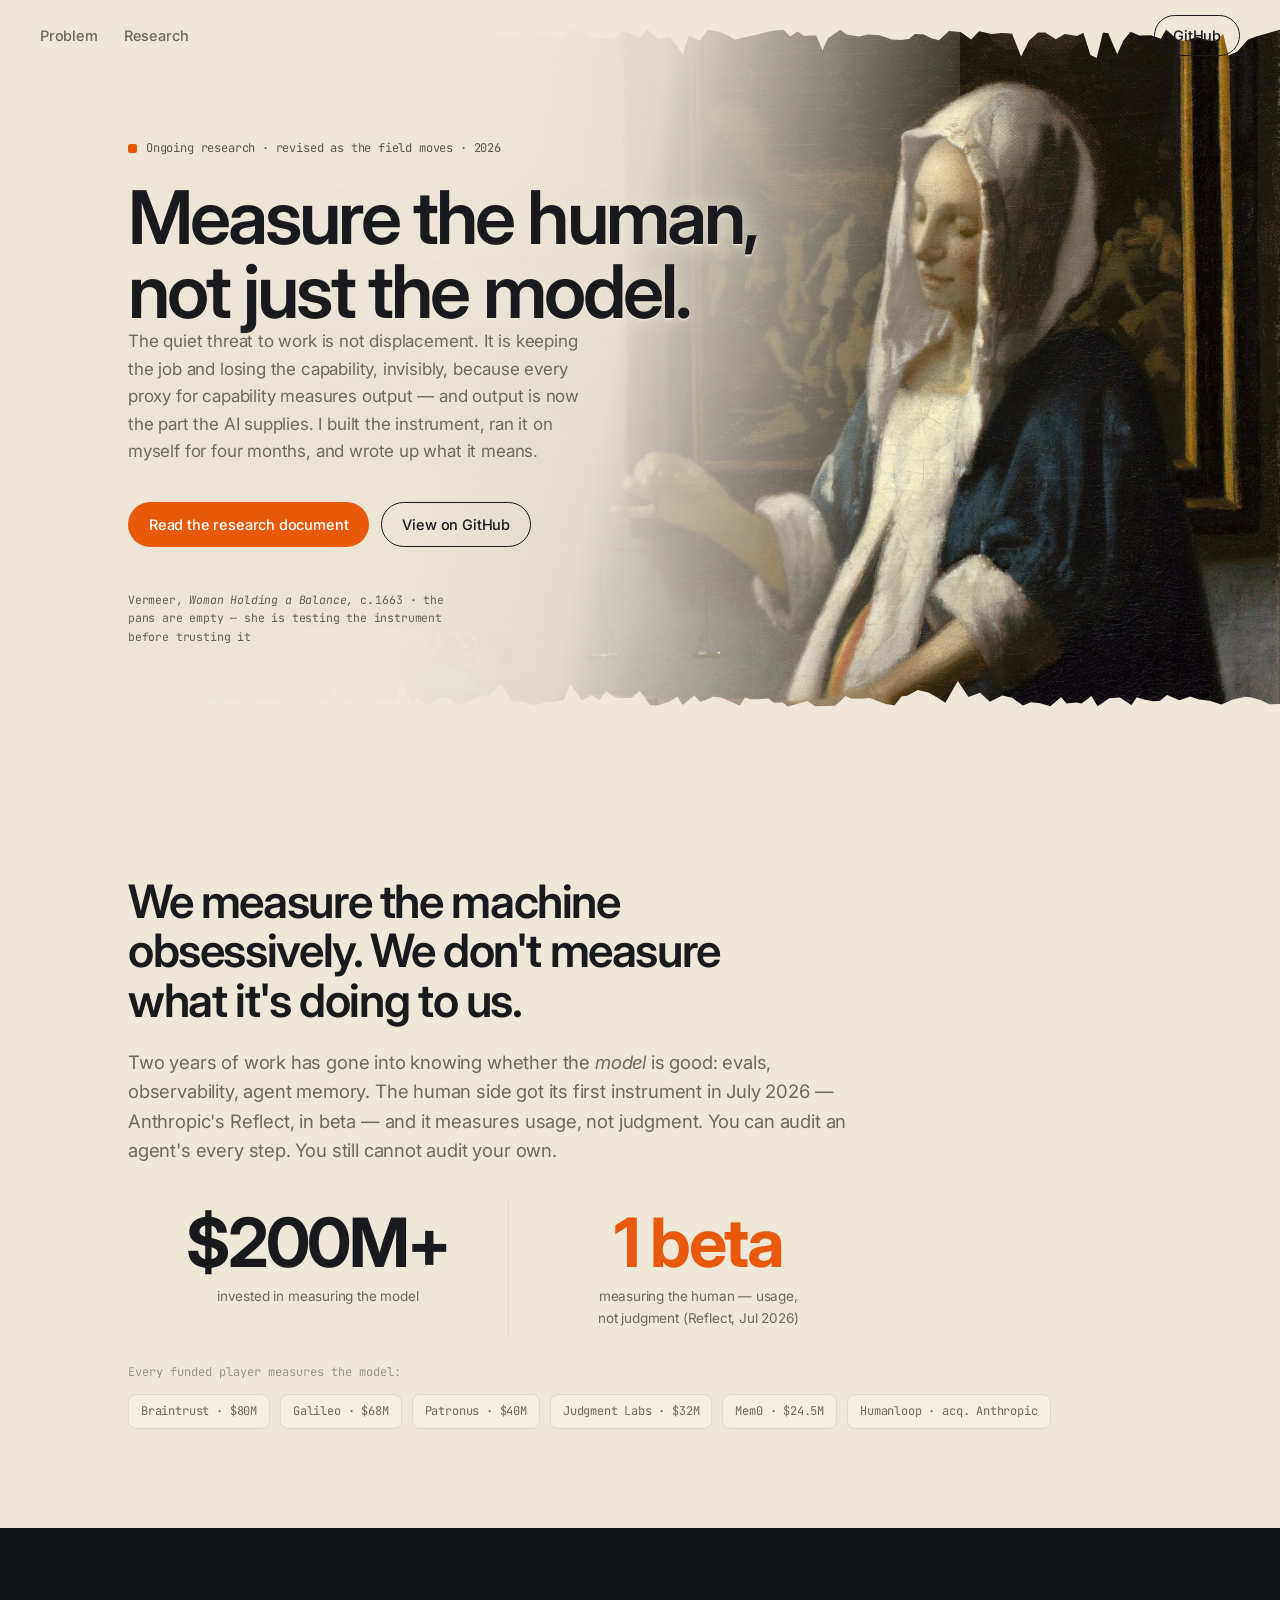
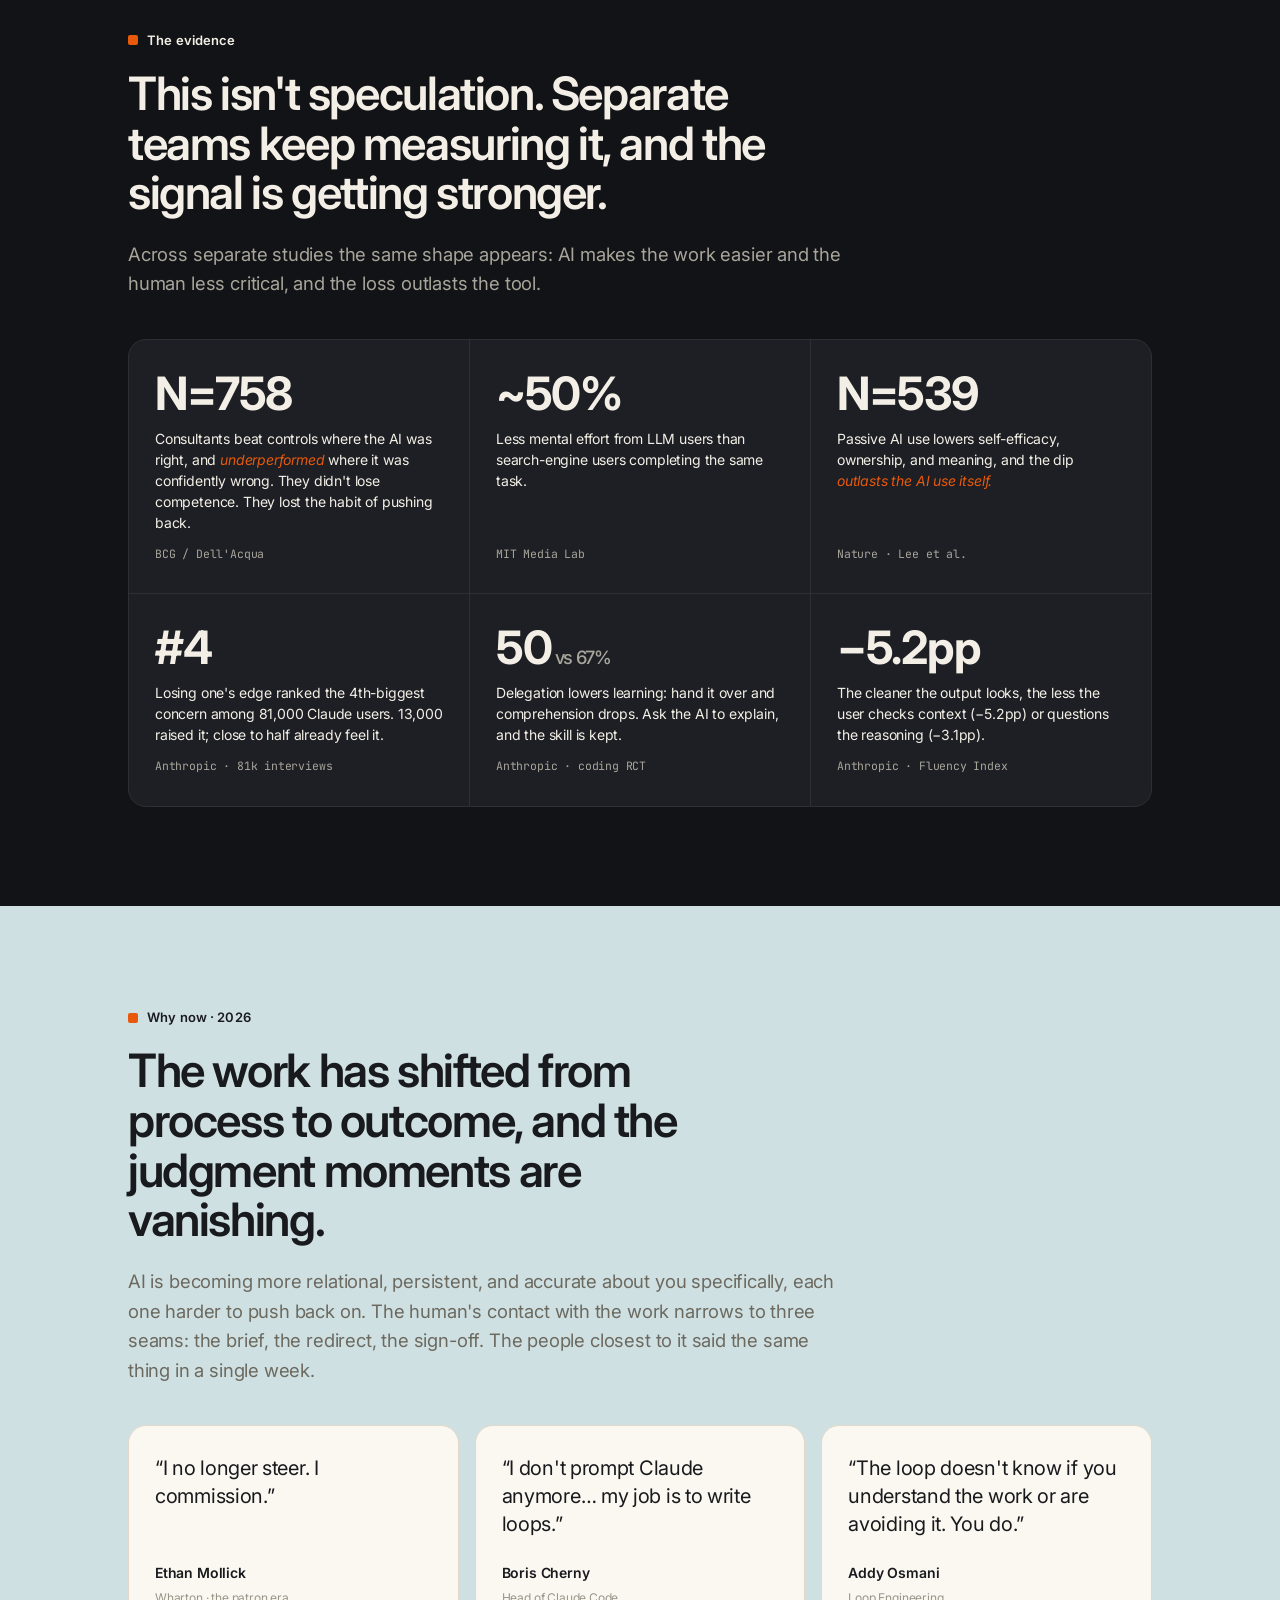
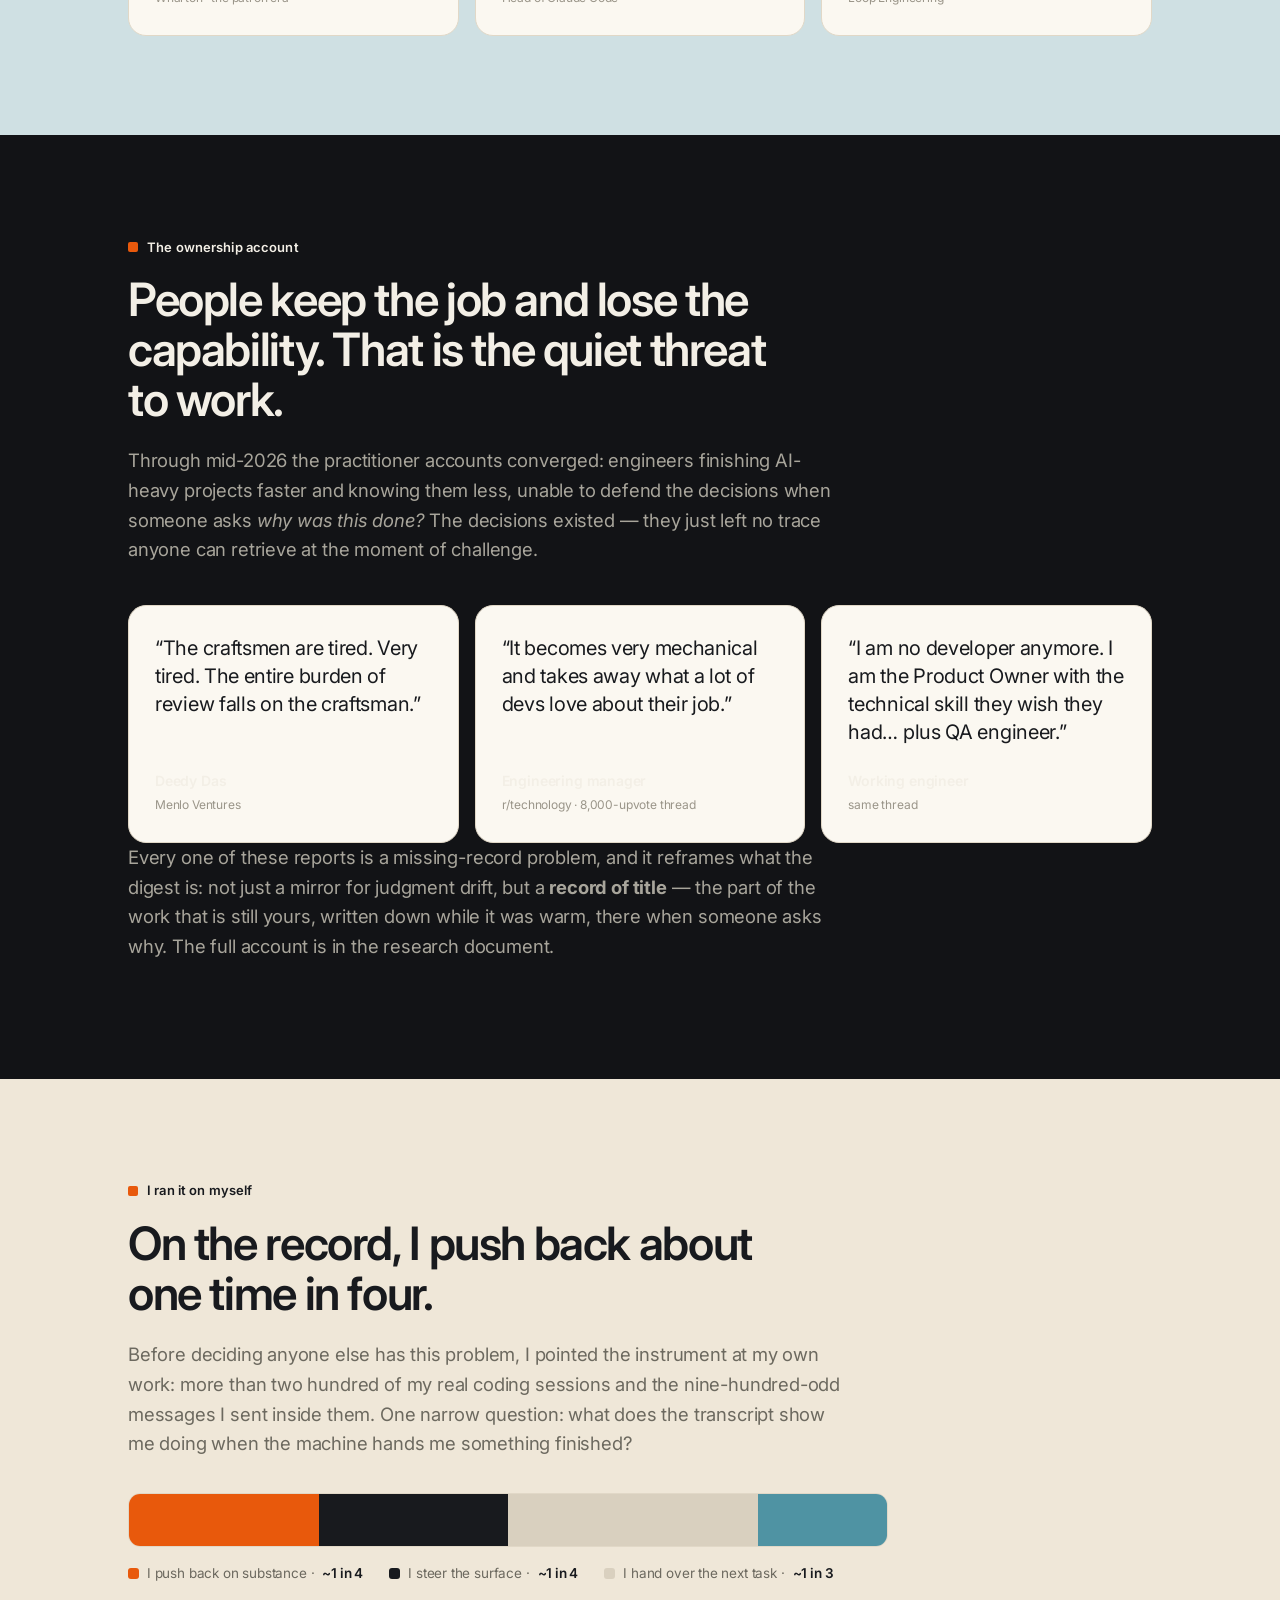
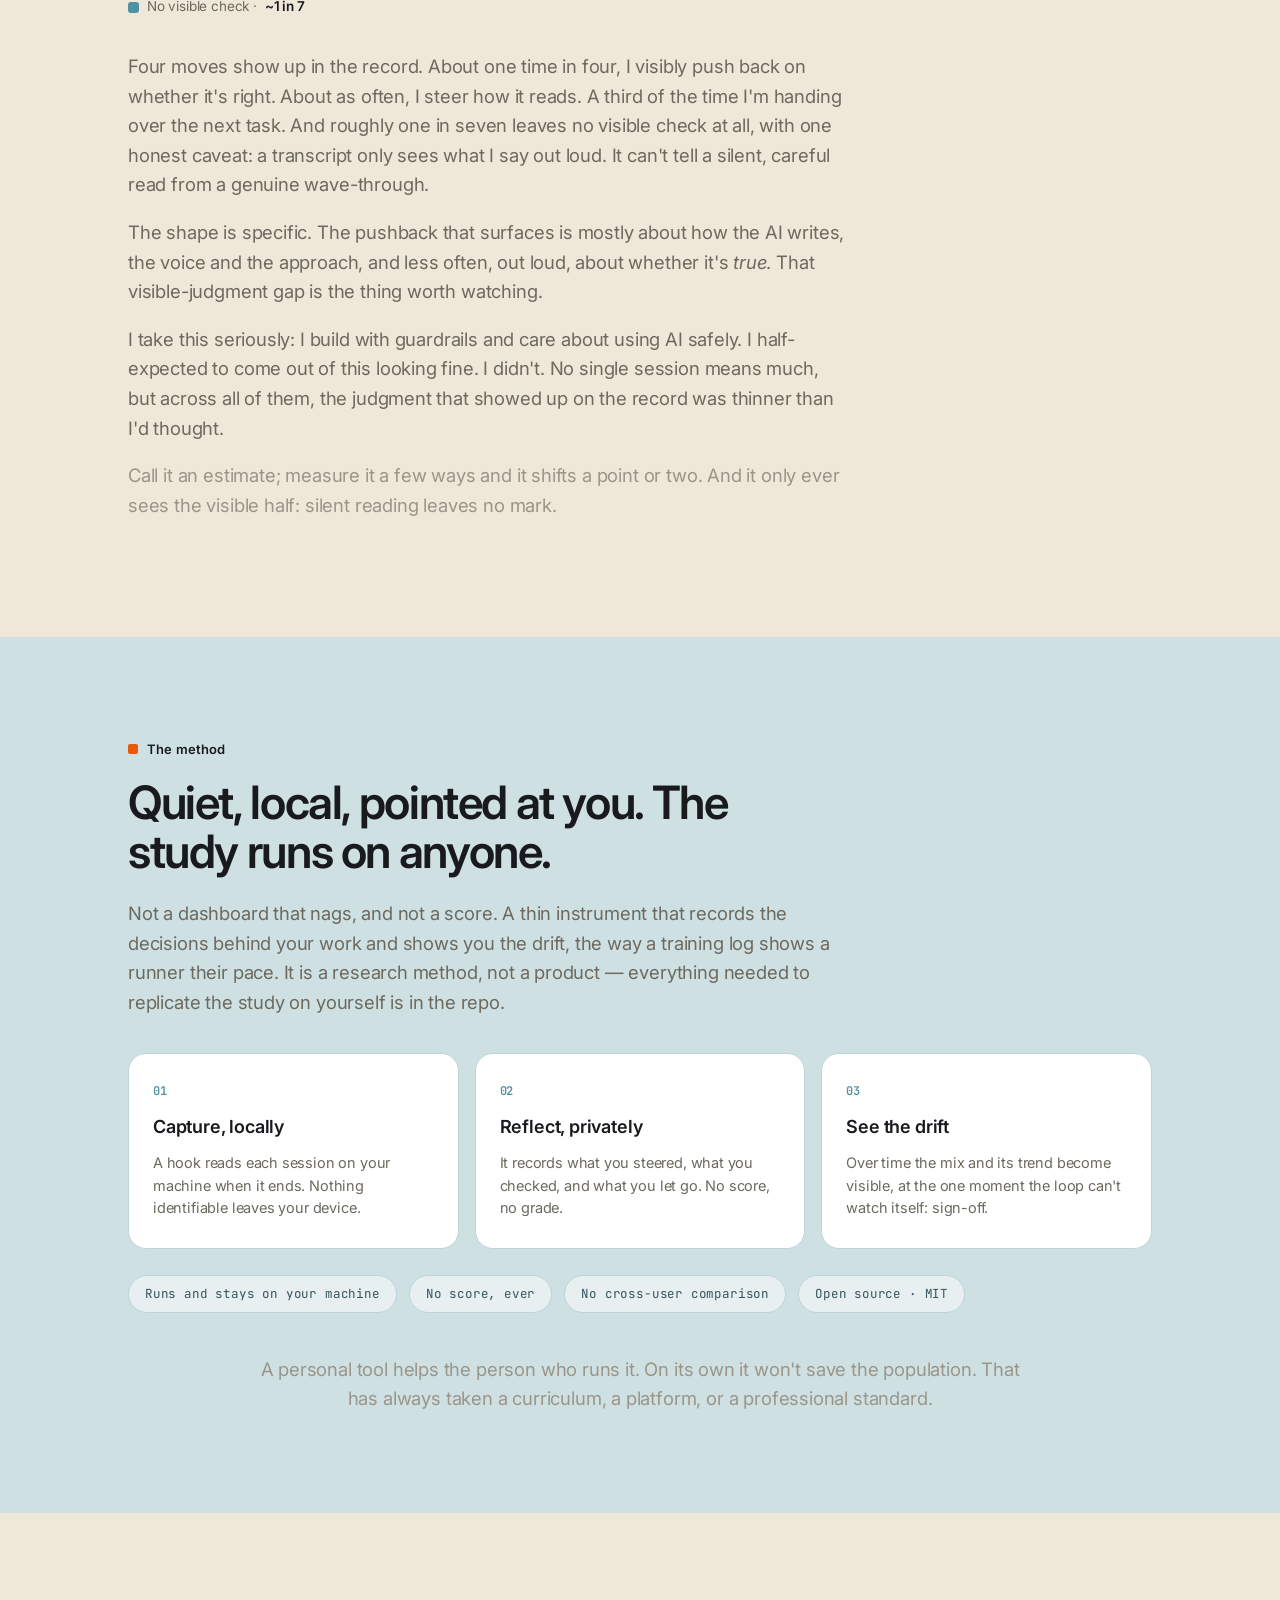
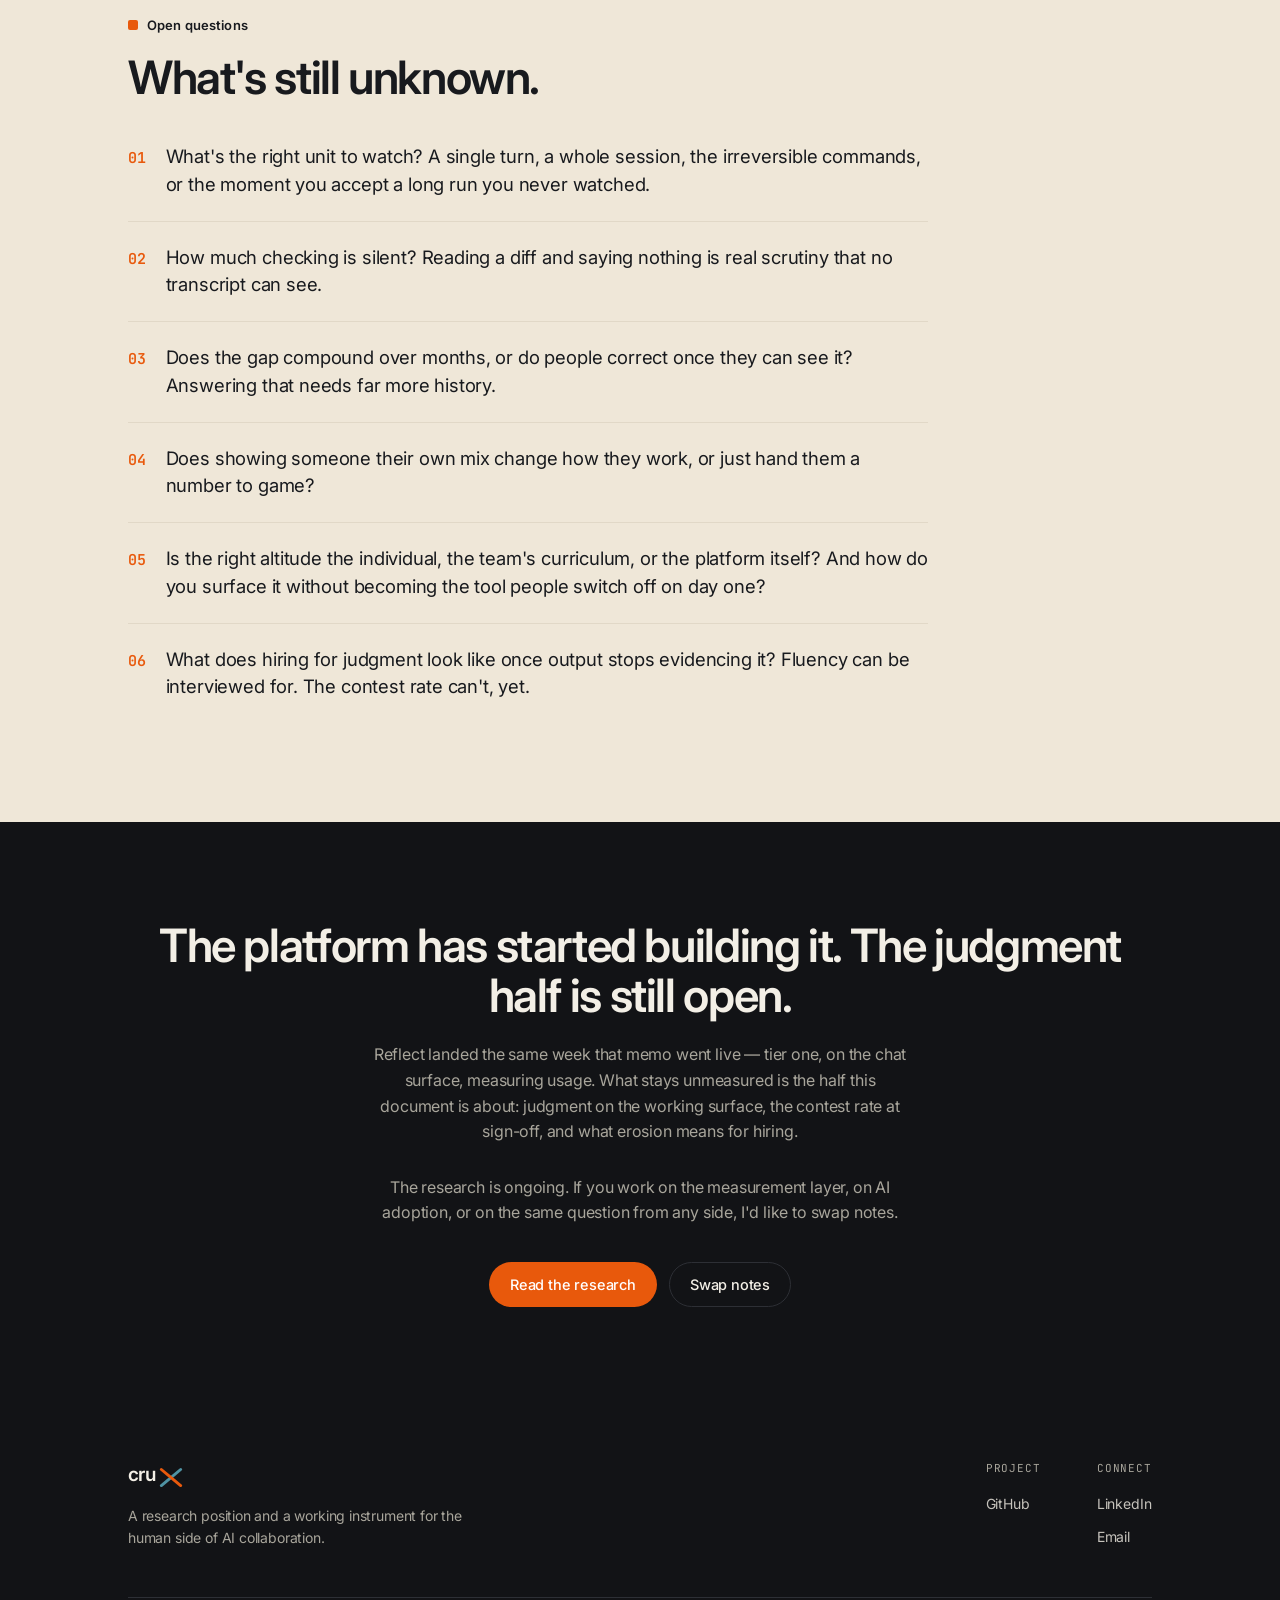
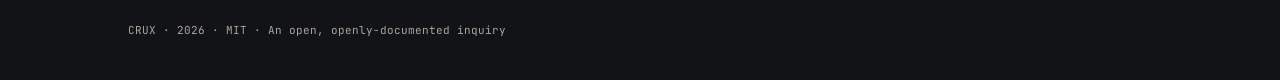
<file: docs/index.html>
<!DOCTYPE html>
<html lang="en">
<head>
  <meta charset="UTF-8" />
  <meta name="viewport" content="width=device-width, initial-scale=1.0" />
  <title>Crux — measure the human, not just the model.</title>
  <meta name="description" content="Ongoing research on the human side of AI collaboration. $200M+ measures the model; the human side got its first instrument in July 2026, and it measures usage, not judgment. The quiet threat to work is not displacement — it is keeping the job and losing the capability. On the record, visible pushback shows up about one time in four." />
  <link rel="icon" type="image/svg+xml" href="favicon.svg" />

  <meta property="og:type" content="website" />
  <meta property="og:url" content="https://elliotjlt.github.io/crux/" />
  <meta property="og:title" content="Crux — measure the human, not just the model." />
  <meta property="og:description" content="The quiet threat to work is not displacement — it is keeping the job and losing the capability. A research position and a working instrument for the half of AI collaboration nobody measures." />
  <meta property="og:image" content="https://elliotjlt.github.io/crux/og-card.png" />
  <meta property="og:image:width" content="1200" />
  <meta property="og:image:height" content="630" />
  <meta name="twitter:card" content="summary_large_image" />
  <meta name="twitter:image" content="https://elliotjlt.github.io/crux/og-card.png" />
  <meta name="twitter:title" content="Crux — measure the human, not just the model." />
  <meta name="twitter:description" content="The quiet threat to work is not displacement — it is keeping the job and losing the capability. A research position and a working instrument." />

  <script>document.documentElement.classList.add('js');</script>
  <link rel="preconnect" href="https://fonts.googleapis.com" />
  <link rel="preconnect" href="https://fonts.gstatic.com" crossorigin />
  <link href="https://fonts.googleapis.com/css2?family=Inter:wght@400;500;600;700&family=JetBrains+Mono:wght@400;500&display=swap" rel="stylesheet" />
  <link rel="stylesheet" href="style.css" />
</head>
<body>
  <header class="nav" id="nav">
        <nav class="nav-links">
      <a href="#problem">Problem</a>
      <a href="research.html">Research</a>
    </nav>
    <a class="btn btn-ghost nav-cta" href="https://github.com/ElliotJLT/crux">GitHub</a>
  </header>

  <main id="top">
    <!-- HERO — Vermeer full-bleed, brushed edges, copy over a cream haze -->
    <header class="hero">
      <div class="frame">
        <div class="scene" aria-hidden="true"><img src="hero-painting.jpg" alt="" fetchpriority="high" /></div>
        <div class="haze" aria-hidden="true"></div>
        <div class="hero-inner">
          <span class="kicker reveal">Ongoing research &middot; revised as the field moves &middot; 2026</span>
          <h1 class="reveal">Measure the human, not just the model.</h1>
          <p class="hero-sub reveal">
            The quiet threat to work is not displacement. It is keeping the job and losing the capability,
            invisibly, because every proxy for capability measures output — and output is now the part the
            AI supplies. I built the instrument, ran it on myself for four months, and wrote up what it means.
          </p>
          <div class="hero-cta reveal">
            <a class="btn btn-primary" href="research.html">Read the research document</a>
            <a class="btn btn-ghost" href="https://github.com/ElliotJLT/crux">View on GitHub</a>
          </div>
          <p class="hero-credit reveal">Vermeer, <em>Woman Holding a Balance</em>, c.&thinsp;1663 &middot; the pans are empty &mdash; she is testing the instrument before trusting it</p>
        </div>
      </div>
    </header>

    <!-- PROBLEM -->
    <section id="problem" class="section">
      <p class="eyebrow reveal">The problem</p>
      <h2 class="reveal">We measure the machine obsessively. We don't measure what it's doing to us.</h2>
      <p class="lead reveal">
        Two years of work has gone into knowing whether the <em>model</em> is good: evals, observability,
        agent memory. The human side got its first instrument in July 2026 — Anthropic's Reflect, in beta —
        and it measures usage, not judgment. You can audit an agent's every step. You still cannot audit your own.
      </p>
      <div class="gap-figure reveal">
        <div class="gf-side"><span class="gf-num">$200M+</span><span class="gf-lbl">invested in measuring the model</span></div>
        <div class="gf-div" aria-hidden="true"></div>
        <div class="gf-side"><span class="gf-num accent">1 beta</span><span class="gf-lbl">measuring the human — usage, not judgment (Reflect, Jul 2026)</span></div>
      </div>
      <div class="fund reveal">
        <span class="fund-lbl mono">Every funded player measures the model:</span>
        <span class="fchip">Braintrust · $80M</span><span class="fchip">Galileo · $68M</span><span class="fchip">Patronus · $40M</span><span class="fchip">Judgment Labs · $32M</span><span class="fchip">Mem0 · $24.5M</span><span class="fchip">Humanloop · acq. Anthropic</span>
      </div>
    </section>

    <!-- EVIDENCE (dark band) -->
    <section class="band band-dark">
      <div class="band-inner" id="evidence">
        <p class="eyebrow reveal">The evidence</p>
        <h2 class="reveal">This isn't speculation. Separate teams keep measuring it, and the signal is getting stronger.</h2>
        <p class="lead reveal">Across separate studies the same shape appears: AI makes the work easier and the human less critical, and the loss outlasts the tool.</p>
        <div class="ev-grid">
          <article class="ev-card reveal"><span class="ev-stat">N=758</span><p class="ev-claim">Consultants beat controls where the AI was right, and <em>underperformed</em> where it was confidently wrong. They didn't lose competence. They lost the habit of pushing back.</p><span class="ev-src">BCG / Dell'Acqua</span></article>
          <article class="ev-card reveal"><span class="ev-stat">~50%</span><p class="ev-claim">Less mental effort from LLM users than search-engine users completing the same task.</p><span class="ev-src">MIT Media Lab</span></article>
          <article class="ev-card reveal"><span class="ev-stat">N=539</span><p class="ev-claim">Passive AI use lowers self-efficacy, ownership, and meaning, and the dip <em>outlasts the AI use itself.</em></p><span class="ev-src">Nature · Lee et al.</span></article>
          <article class="ev-card reveal"><span class="ev-stat">#4</span><p class="ev-claim">Losing one's edge ranked the 4th-biggest concern among 81,000 Claude users. 13,000 raised it; close to half already feel it.</p><span class="ev-src">Anthropic · 81k interviews</span></article>
          <article class="ev-card reveal"><span class="ev-stat">50<small> vs 67%</small></span><p class="ev-claim">Delegation lowers learning: hand it over and comprehension drops. Ask the AI to explain, and the skill is kept.</p><span class="ev-src">Anthropic · coding RCT</span></article>
          <article class="ev-card reveal"><span class="ev-stat">−5.2pp</span><p class="ev-claim">The cleaner the output looks, the less the user checks context (−5.2pp) or questions the reasoning (−3.1pp).</p><span class="ev-src">Anthropic · Fluency Index</span></article>
        </div>
      </div>
    </section>

    <!-- WHY NOW (blue band) -->
    <section class="band band-blue">
      <div class="band-inner narrow" id="year">
      <p class="eyebrow reveal">Why now · 2026</p>
      <h2 class="reveal">The work has shifted from process to outcome, and the judgment moments are vanishing.</h2>
      <p class="lead reveal">AI is becoming more relational, persistent, and accurate about you specifically, each one harder to push back on. The human's contact with the work narrows to three seams: the brief, the redirect, the sign-off. The people closest to it said the same thing in a single week.</p>
      <div class="quote-grid">
        <figure class="qcard reveal"><blockquote>&ldquo;I no longer steer. I commission.&rdquo;</blockquote><figcaption>Ethan Mollick<span>Wharton · the patron era</span></figcaption></figure>
        <figure class="qcard reveal"><blockquote>&ldquo;I don't prompt Claude anymore… my job is to write loops.&rdquo;</blockquote><figcaption>Boris Cherny<span>Head of Claude Code</span></figcaption></figure>
        <figure class="qcard reveal"><blockquote>&ldquo;The loop doesn't know if you understand the work or are avoiding it. You do.&rdquo;</blockquote><figcaption>Addy Osmani<span>Loop Engineering</span></figcaption></figure>
      </div>
      </div>
    </section>

    <!-- OWNERSHIP ACCOUNT (dark band) -->
    <section class="band band-dark">
      <div class="band-inner" id="ownership">
        <p class="eyebrow reveal">The ownership account</p>
        <h2 class="reveal">People keep the job and lose the capability. That is the quiet threat to work.</h2>
        <p class="lead reveal">
          Through mid-2026 the practitioner accounts converged: engineers finishing AI-heavy projects faster
          and knowing them less, unable to defend the decisions when someone asks <em>why was this done?</em>
          The decisions existed — they just left no trace anyone can retrieve at the moment of challenge.
        </p>
        <div class="quote-grid">
          <figure class="qcard reveal"><blockquote>&ldquo;The craftsmen are tired. Very tired. The entire burden of review falls on the craftsman.&rdquo;</blockquote><figcaption>Deedy Das<span>Menlo Ventures</span></figcaption></figure>
          <figure class="qcard reveal"><blockquote>&ldquo;It becomes very mechanical and takes away what a lot of devs love about their job.&rdquo;</blockquote><figcaption>Engineering manager<span>r/technology · 8,000-upvote thread</span></figcaption></figure>
          <figure class="qcard reveal"><blockquote>&ldquo;I am no developer anymore. I am the Product Owner with the technical skill they wish they had… plus QA engineer.&rdquo;</blockquote><figcaption>Working engineer<span>same thread</span></figcaption></figure>
        </div>
        <p class="lead reveal">
          Every one of these reports is a missing-record problem, and it reframes what the digest is: not
          just a mirror for judgment drift, but a <strong>record of title</strong> — the part of the work
          that is still yours, written down while it was warm, there when someone asks why.
          <a href="research.html#ownership">The full account is in the research document.</a>
        </p>
      </div>
    </section>

    <!-- I RAN IT ON MYSELF -->
    <section id="finding" class="section narrow">
      <p class="eyebrow reveal">I ran it on myself</p>
      <h2 class="reveal">On the record, I push back about one time in four.</h2>
      <p class="lead reveal">
        Before deciding anyone else has this problem, I pointed the instrument at my own work: more than two
        hundred of my real coding sessions and the nine-hundred-odd messages I sent inside them. One narrow
        question: what does the transcript show me doing when the machine hands me something finished?
      </p>
      <div class="mix reveal">
        <div class="mix-bar">
          <span class="seg verify" style="width:25%"></span>
          <span class="seg steer" style="width:25%"></span>
          <span class="seg direct" style="width:33%"></span>
          <span class="seg accept" style="width:17%"></span>
        </div>
        <div class="mix-legend">
          <span><i class="sw-verify"></i>I push back on substance &middot; <b>~1 in 4</b></span>
          <span><i class="sw-steer"></i>I steer the surface &middot; <b>~1 in 4</b></span>
          <span><i class="sw-direct"></i>I hand over the next task &middot; <b>~1 in 3</b></span>
          <span><i class="sw-accept"></i>No visible check &middot; <b>~1 in 7</b></span>
        </div>
      </div>
      <p class="lead reveal">
        Four moves show up in the record. About one time in four, I visibly push back on whether it's right.
        About as often, I steer how it reads. A third of the time I'm handing over the next task. And roughly
        one in seven leaves no visible check at all, with one honest caveat: a transcript only sees what I say
        out loud. It can't tell a silent, careful read from a genuine wave-through.
      </p>
      <p class="lead reveal">
        The shape is specific. The pushback that surfaces is mostly about how the AI writes, the voice and the
        approach, and less often, out loud, about whether it's <em>true</em>. That visible-judgment gap is the
        thing worth watching.
      </p>
      <p class="lead reveal">
        I take this seriously: I build with guardrails and care about using AI safely. I half-expected to come
        out of this looking fine. I didn't. No single session means much, but across all of them, the judgment
        that showed up on the record was thinner than I'd thought.
      </p>
      <p class="lead dim reveal">Call it an estimate; measure it a few ways and it shifts a point or two. And it only ever sees the visible half: silent reading leaves no mark.</p>
    </section>

    <!-- APPROACH (blue band) -->
    <section class="band band-blue">
      <div class="band-inner" id="approach">
        <p class="eyebrow reveal">The method</p>
        <h2 class="reveal">Quiet, local, pointed at you. The study runs on anyone.</h2>
        <p class="lead reveal">Not a dashboard that nags, and not a score. A thin instrument that records the decisions behind your work and shows you the drift, the way a training log shows a runner their pace. It is a research method, not a product — everything needed to replicate the study on yourself is in the repo.</p>
        <div class="steps">
          <div class="step reveal"><span class="step-n">01</span><h3>Capture, locally</h3><p>A hook reads each session on your machine when it ends. Nothing identifiable leaves your device.</p></div>
          <div class="step reveal"><span class="step-n">02</span><h3>Reflect, privately</h3><p>It records what you steered, what you checked, and what you let go. No score, no grade.</p></div>
          <div class="step reveal"><span class="step-n">03</span><h3>See the drift</h3><p>Over time the mix and its trend become visible, at the one moment the loop can't watch itself: sign-off.</p></div>
        </div>
        <div class="principles reveal">
          <span class="principle">Runs and stays on your machine</span>
          <span class="principle">No score, ever</span>
          <span class="principle">No cross-user comparison</span>
          <span class="principle">Open source · MIT</span>
        </div>
        <p class="lead dim center reveal">A personal tool helps the person who runs it. On its own it won't save the population. That has always taken a curriculum, a platform, or a professional standard.</p>
      </div>
    </section>

    <!-- OPEN QUESTIONS -->
    <section id="questions" class="section">
      <p class="eyebrow reveal">Open questions</p>
      <h2 class="reveal">What's still unknown.</h2>
      <ol class="oq">
        <li class="reveal"><span class="oq-n">01</span><p>What's the right unit to watch? A single turn, a whole session, the irreversible commands, or the moment you accept a long run you never watched.</p></li>
        <li class="reveal"><span class="oq-n">02</span><p>How much checking is silent? Reading a diff and saying nothing is real scrutiny that no transcript can see.</p></li>
        <li class="reveal"><span class="oq-n">03</span><p>Does the gap compound over months, or do people correct once they can see it? Answering that needs far more history.</p></li>
        <li class="reveal"><span class="oq-n">04</span><p>Does showing someone their own mix change how they work, or just hand them a number to game?</p></li>
        <li class="reveal"><span class="oq-n">05</span><p>Is the right altitude the individual, the team's curriculum, or the platform itself? And how do you surface it without becoming the tool people switch off on day one?</p></li>
        <li class="reveal"><span class="oq-n">06</span><p>What does hiring for judgment look like once output stops evidencing it? Fluency can be interviewed for. The contest rate can't, yet.</p></li>
      </ol>
    </section>

    <!-- CTA (dark band) -->
    <section class="band band-dark">
      <div class="band-inner cta" id="contact">
        <h2 class="reveal">The platform has started building it. The judgment half is still open.</h2>
        <p class="cta-sub reveal">Reflect landed the same week that memo went live — tier one, on the chat surface, measuring usage. What stays unmeasured is the half this document is about: judgment on the working surface, the contest rate at sign-off, and what erosion means for hiring.</p>
        <p class="cta-sub reveal">The research is ongoing. If you work on the measurement layer, on AI adoption, or on the same question from any side, I'd like to swap notes.</p>
        <div class="hero-cta reveal">
          <a class="btn btn-primary" href="research.html#answered">Read the research</a>
          <a class="btn btn-ghost" href="https://www.linkedin.com/in/hireelliot/">Swap notes</a>
        </div>
      </div>
    </section>
  </main>

  <footer class="footer">
    <div class="footer-inner">
      <div class="foot-brand">
        <a class="brand" href="#top">cru<svg class="cx" viewBox="0 0 28 28" aria-hidden="true"><path class="x-up" d="M5 22 L23 7"/><path class="x-down" d="M5 7 L23 22"/></svg></a>
        <p>A research position and a working instrument for the human side of AI collaboration.</p>
      </div>
      <div class="foot-cols">
        <div class="foot-col">
          <span class="foot-h mono">Project</span>
          <a href="https://github.com/ElliotJLT/crux">GitHub</a>
        </div>
        <div class="foot-col">
          <span class="foot-h mono">Connect</span>
          <a href="https://www.linkedin.com/in/hireelliot/">LinkedIn</a>
          <a href="mailto:elliotjlittle@gmail.com">Email</a>
        </div>
      </div>
      <div class="foot-base mono">CRUX · 2026 · MIT · An open, openly-documented inquiry</div>
    </div>
  </footer>

  <script src="app.js"></script>
</body>
</html>
</file>
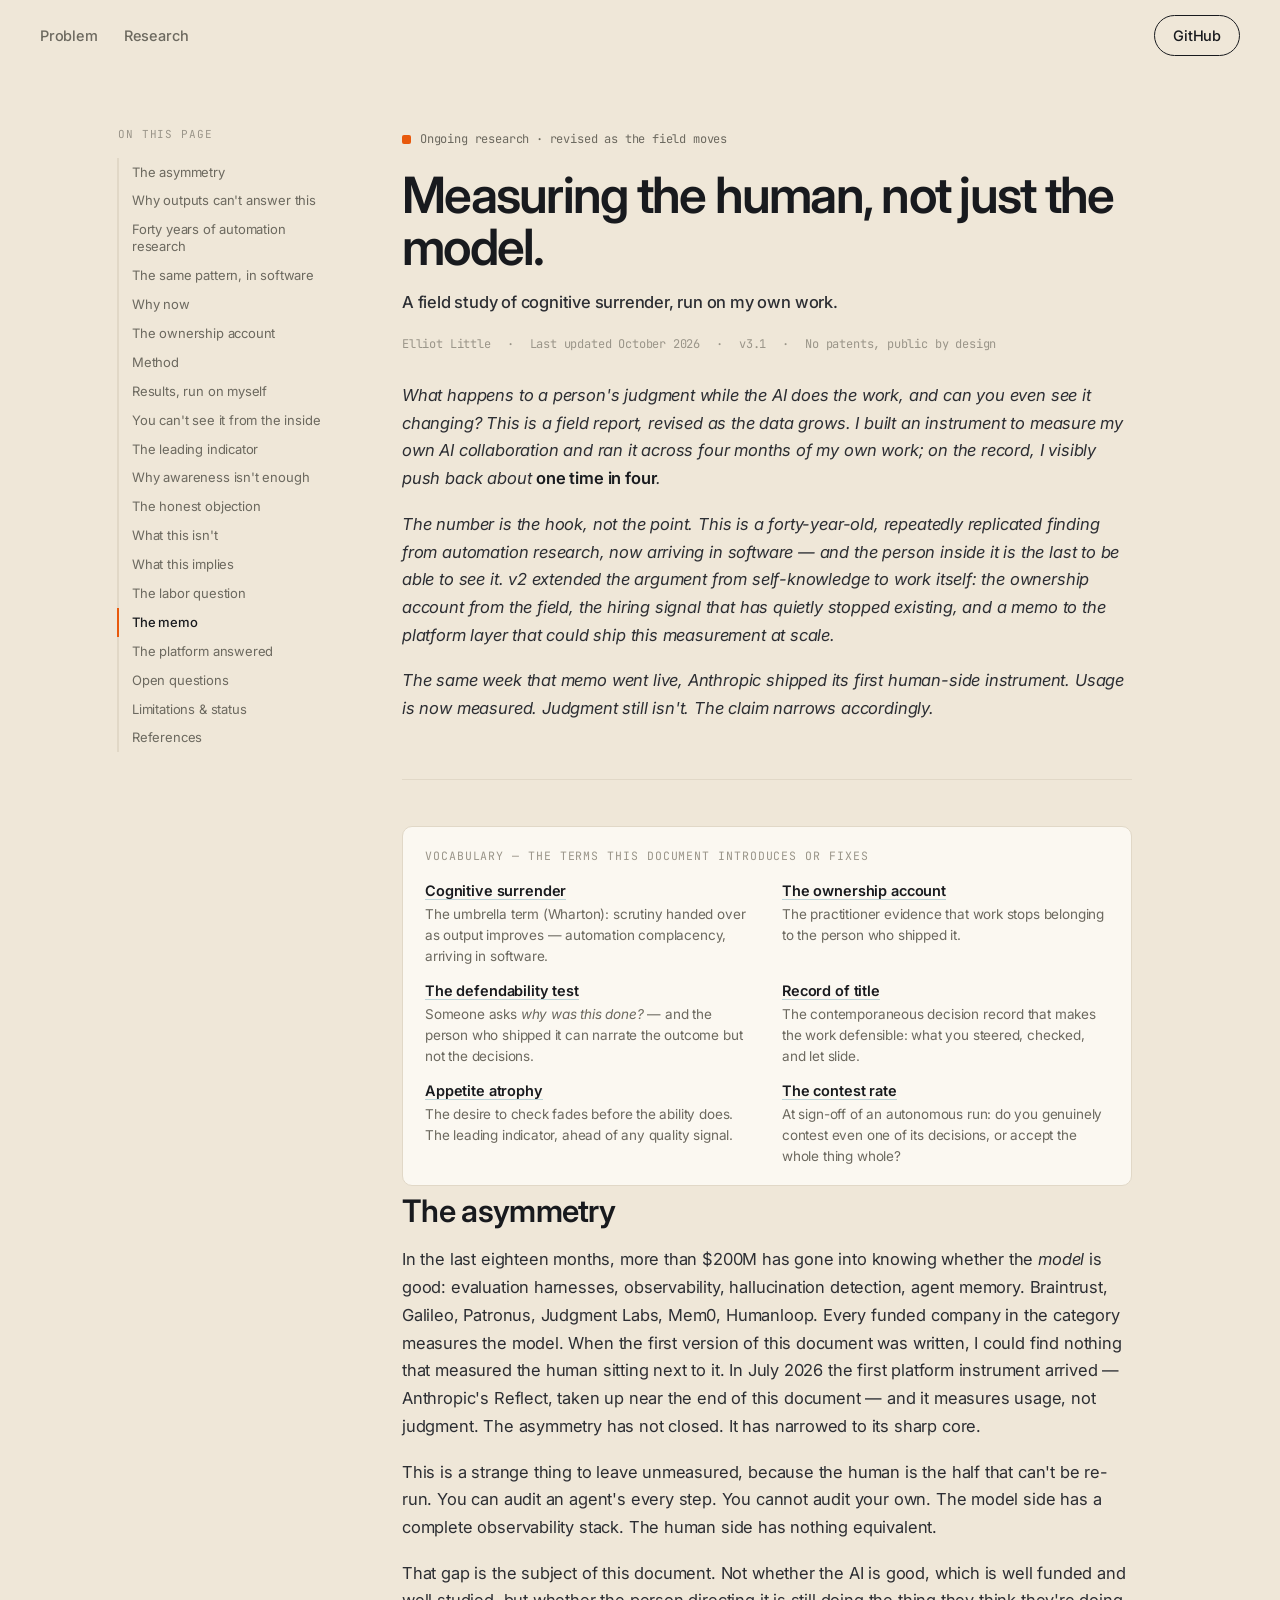
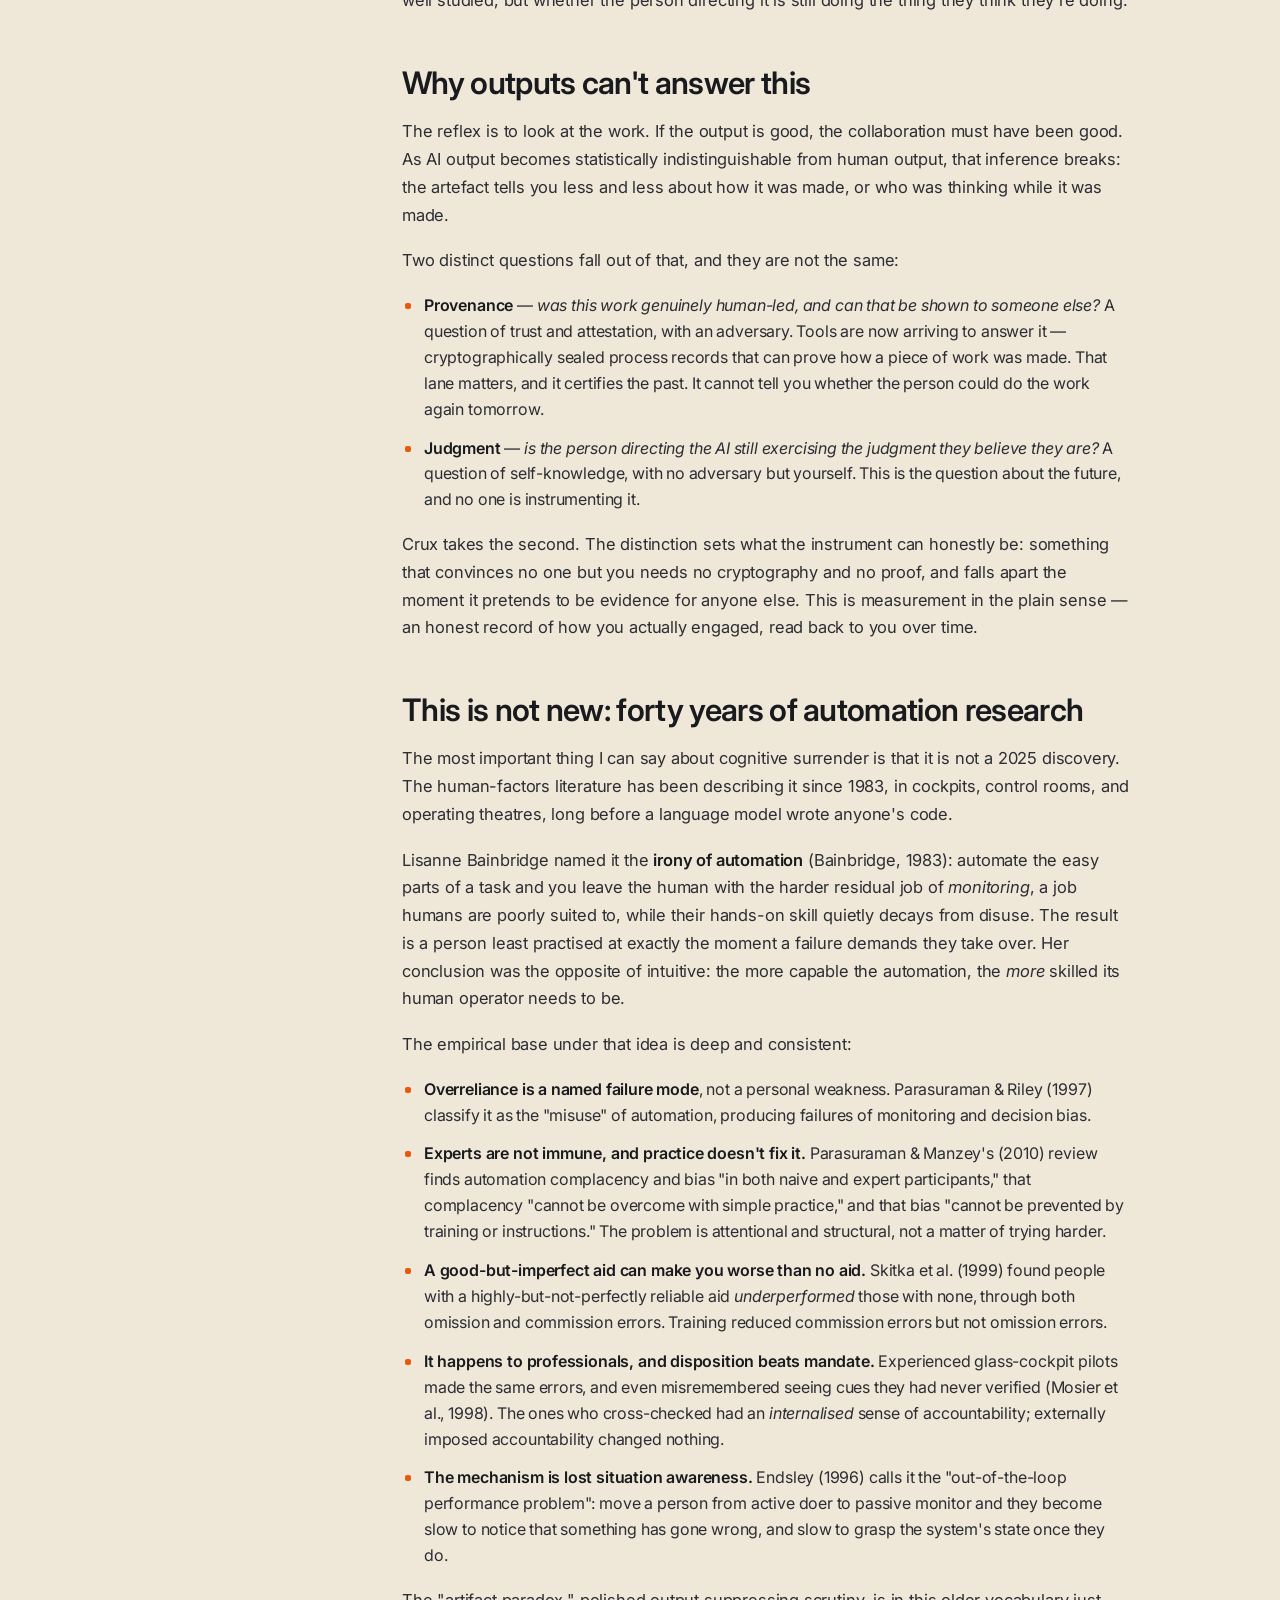
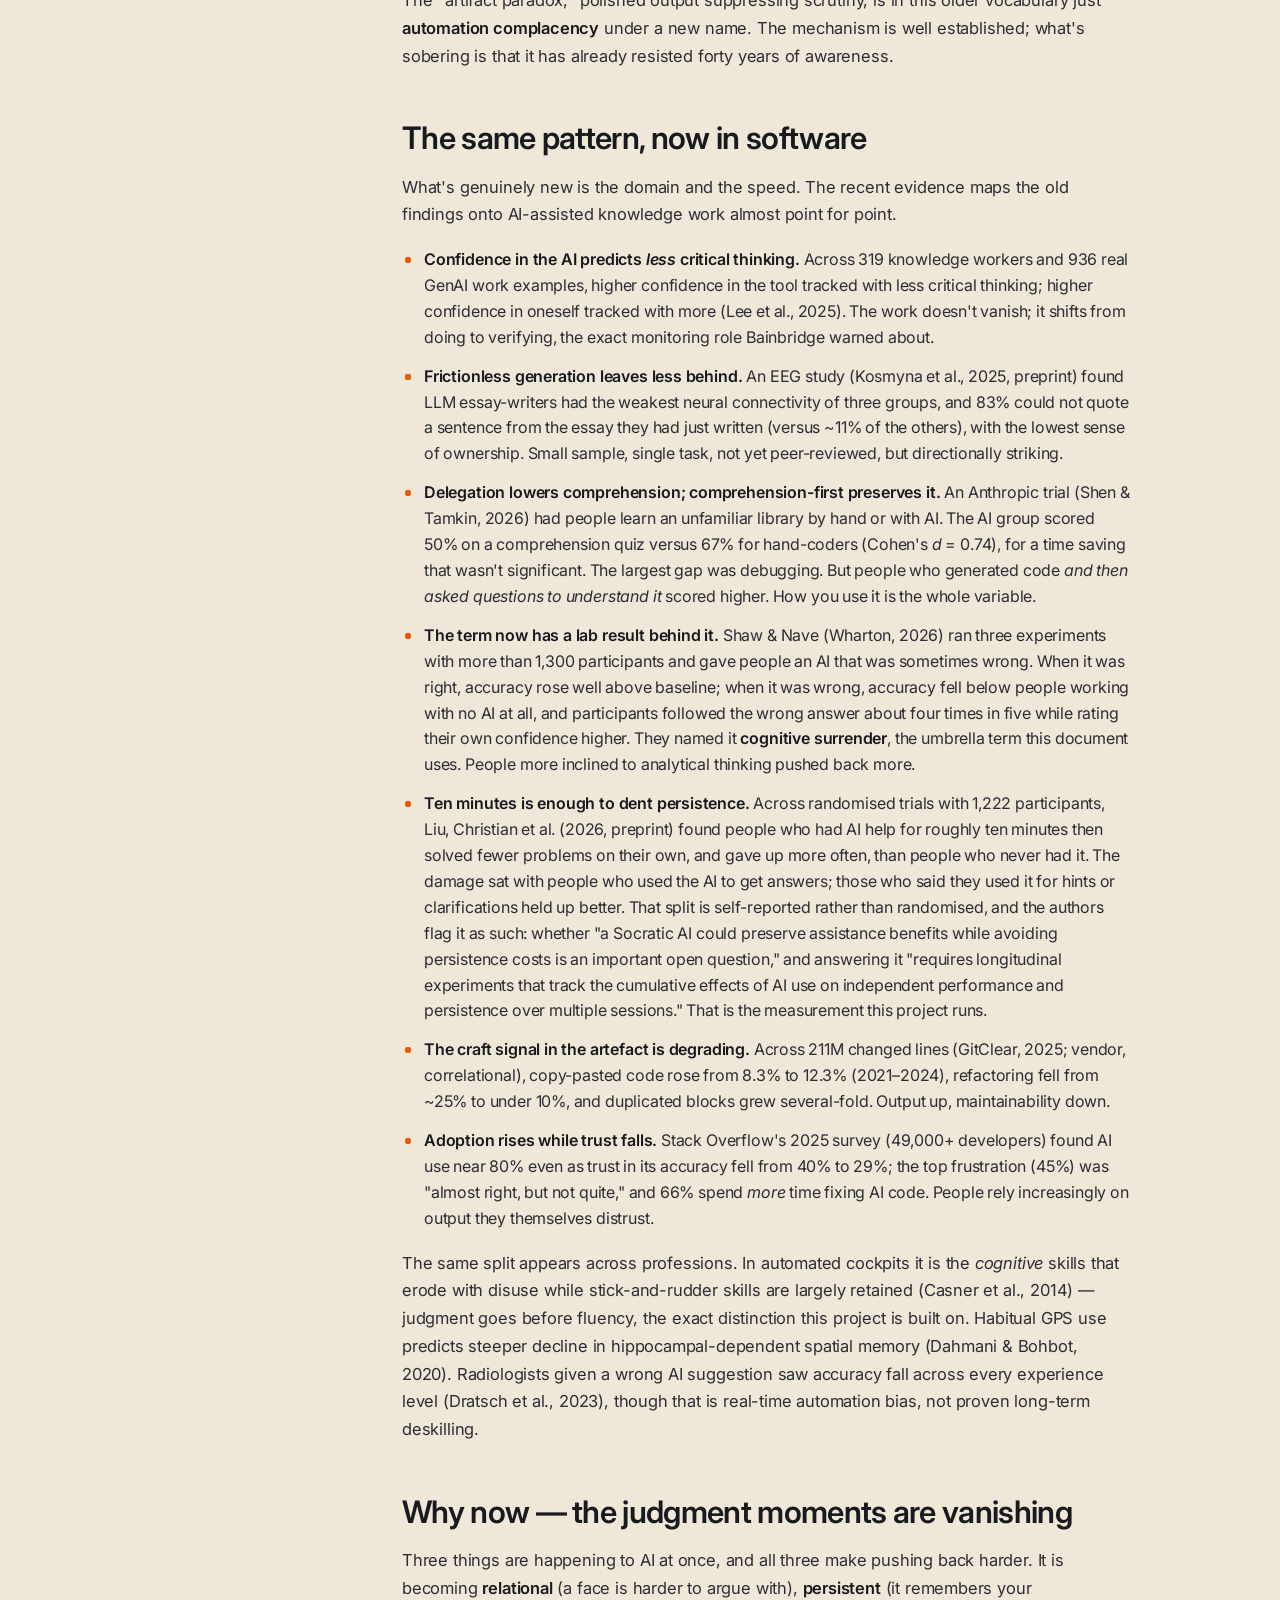
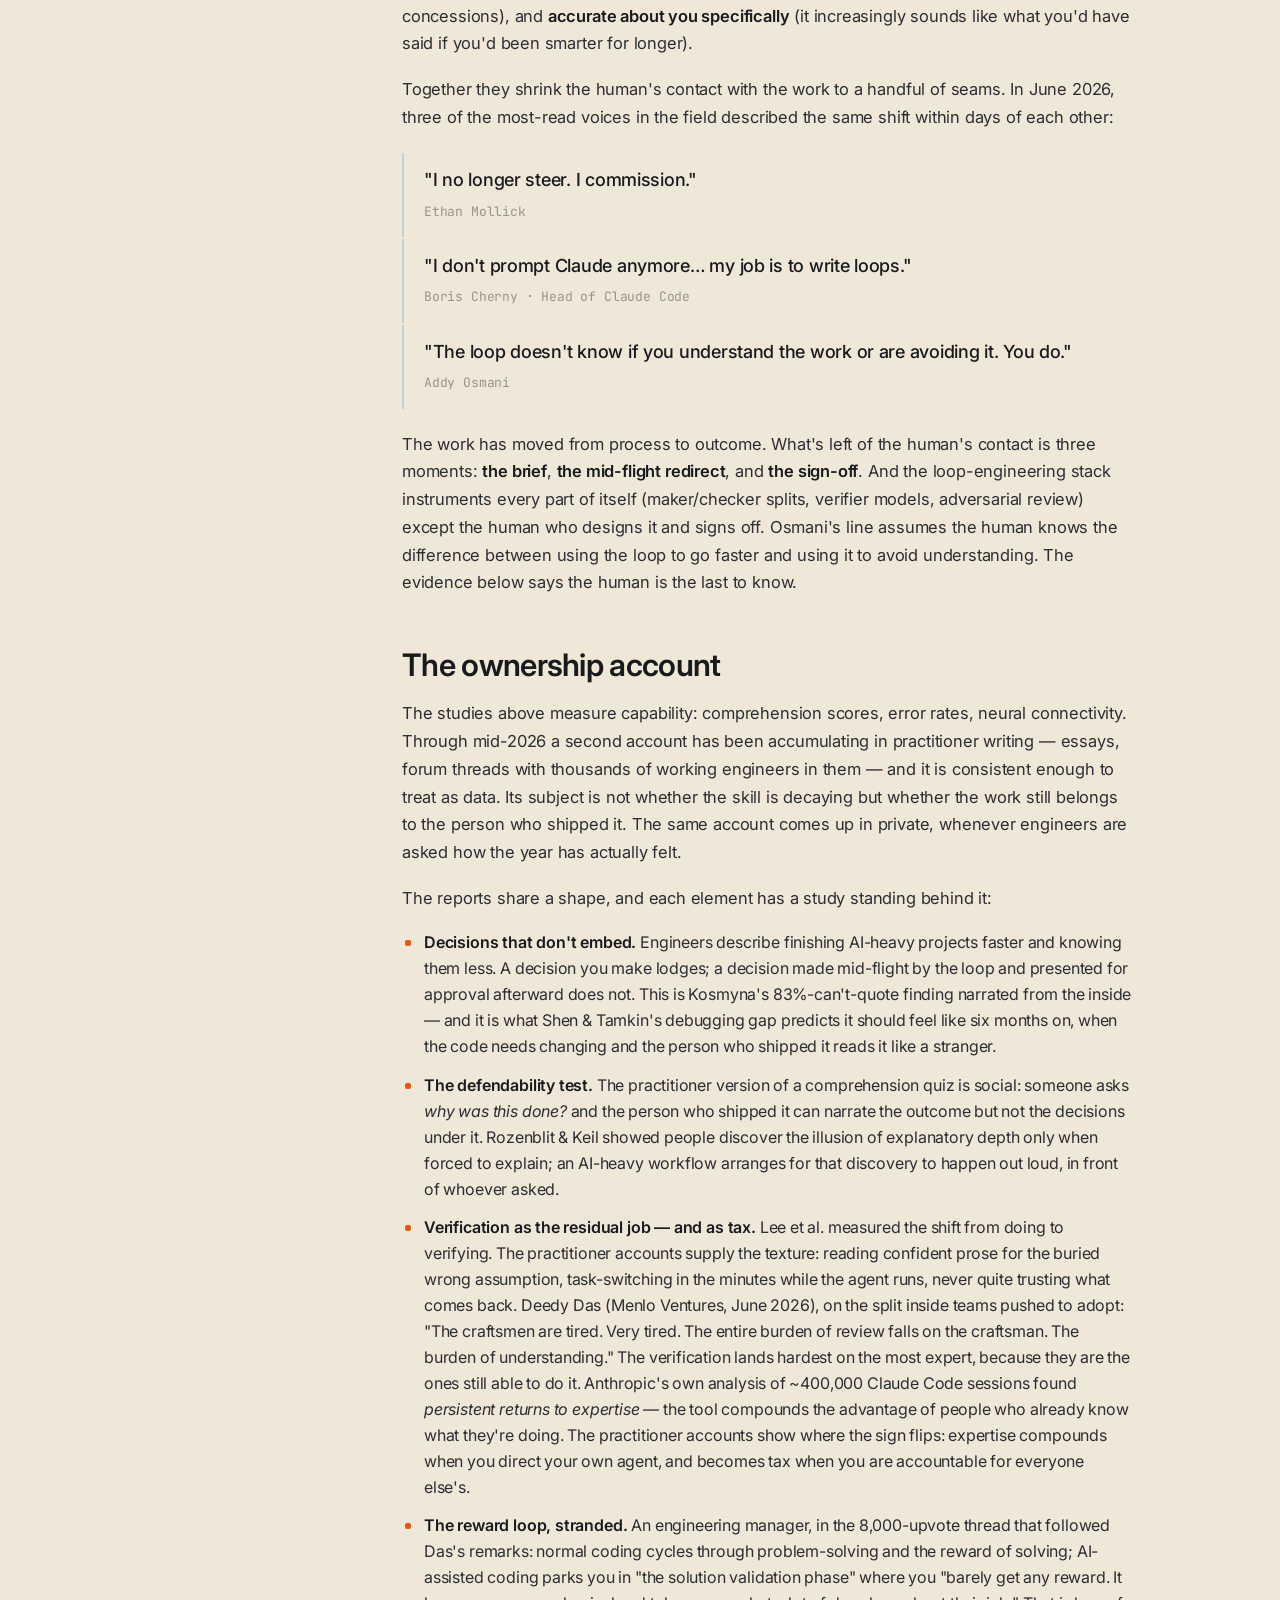
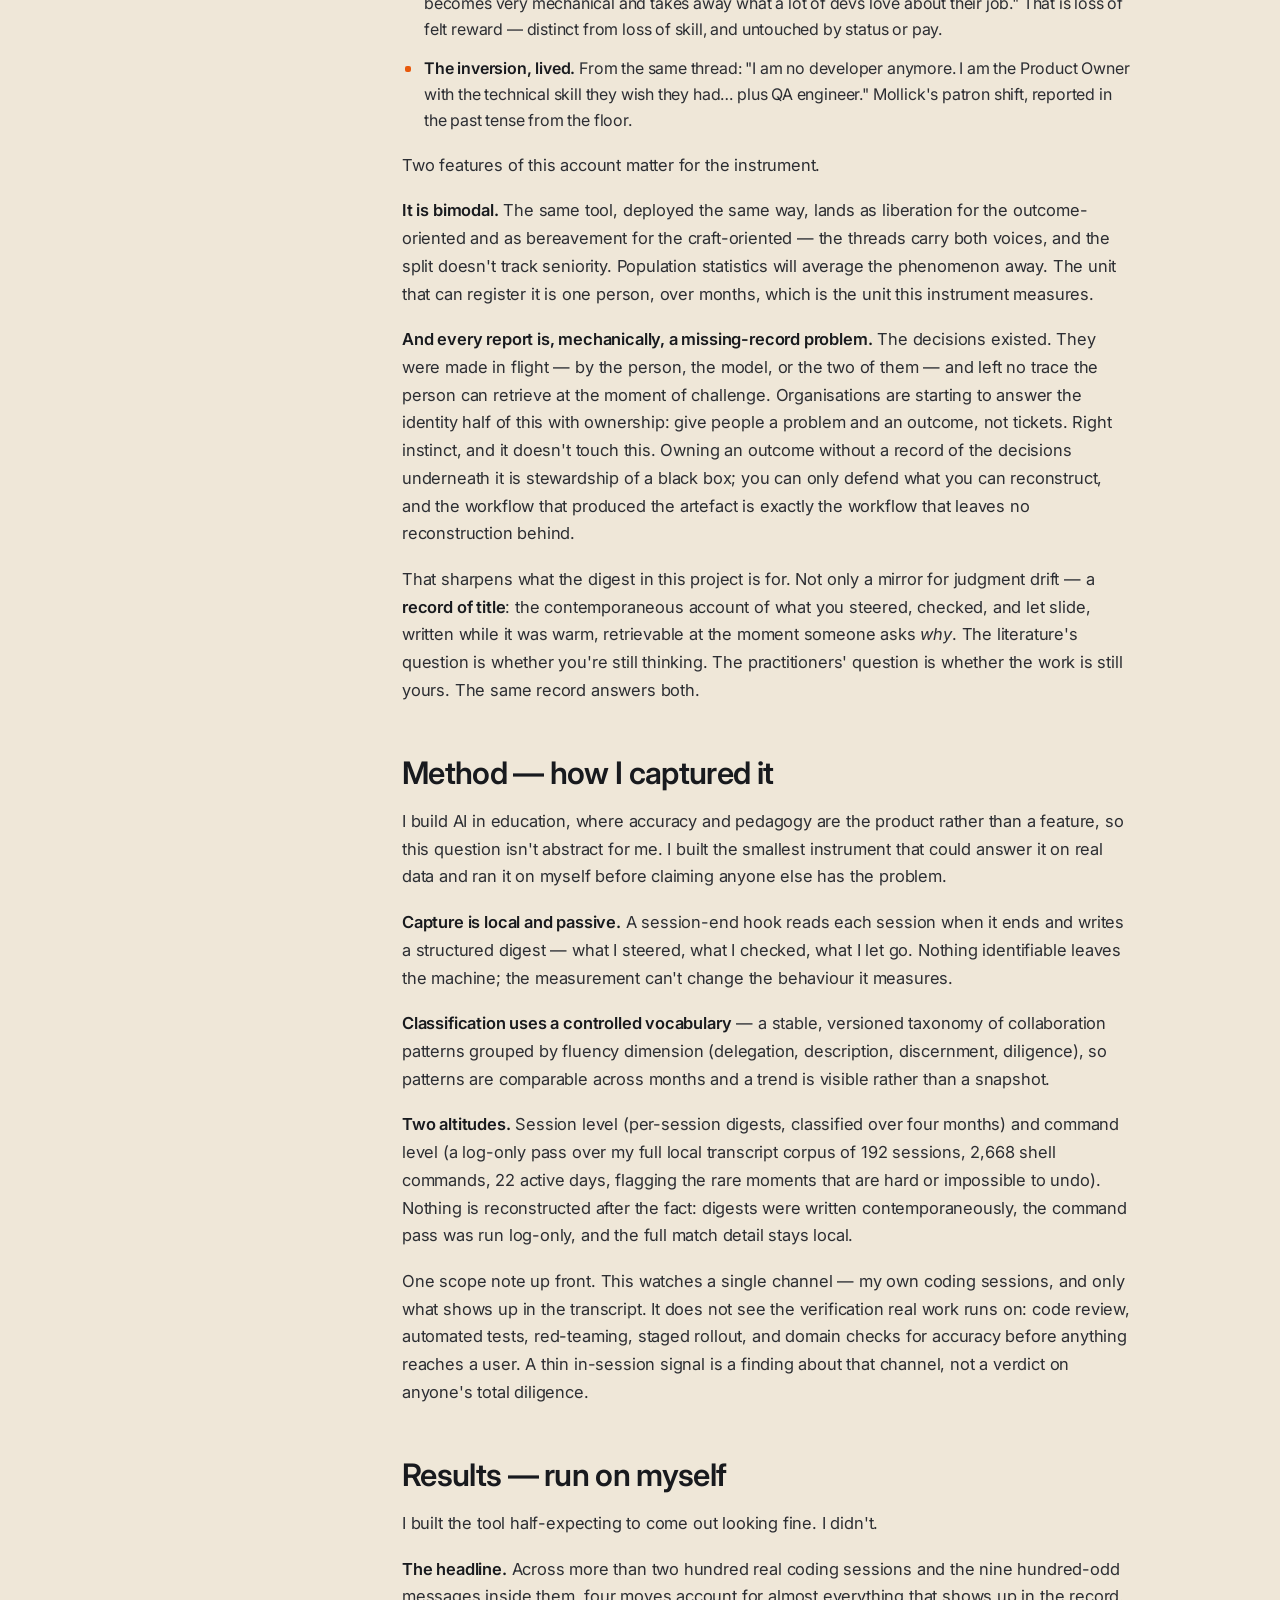
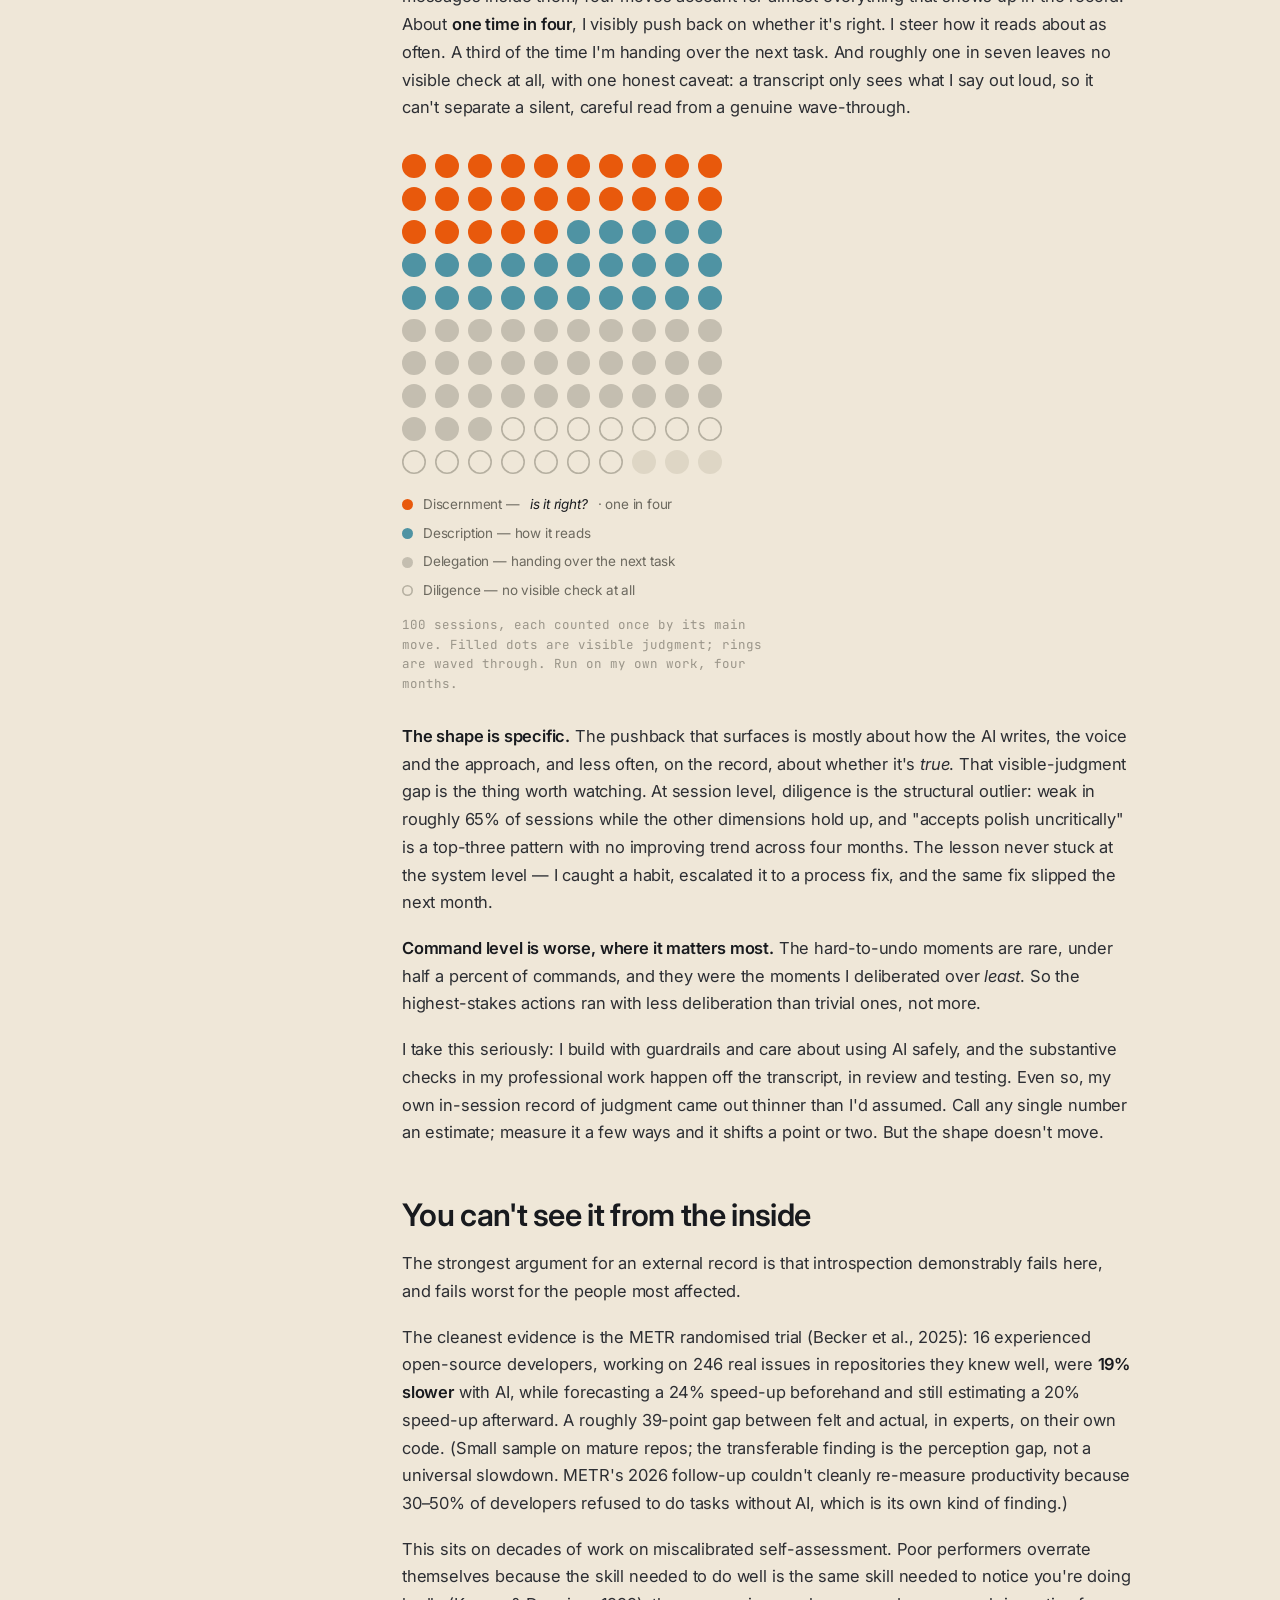
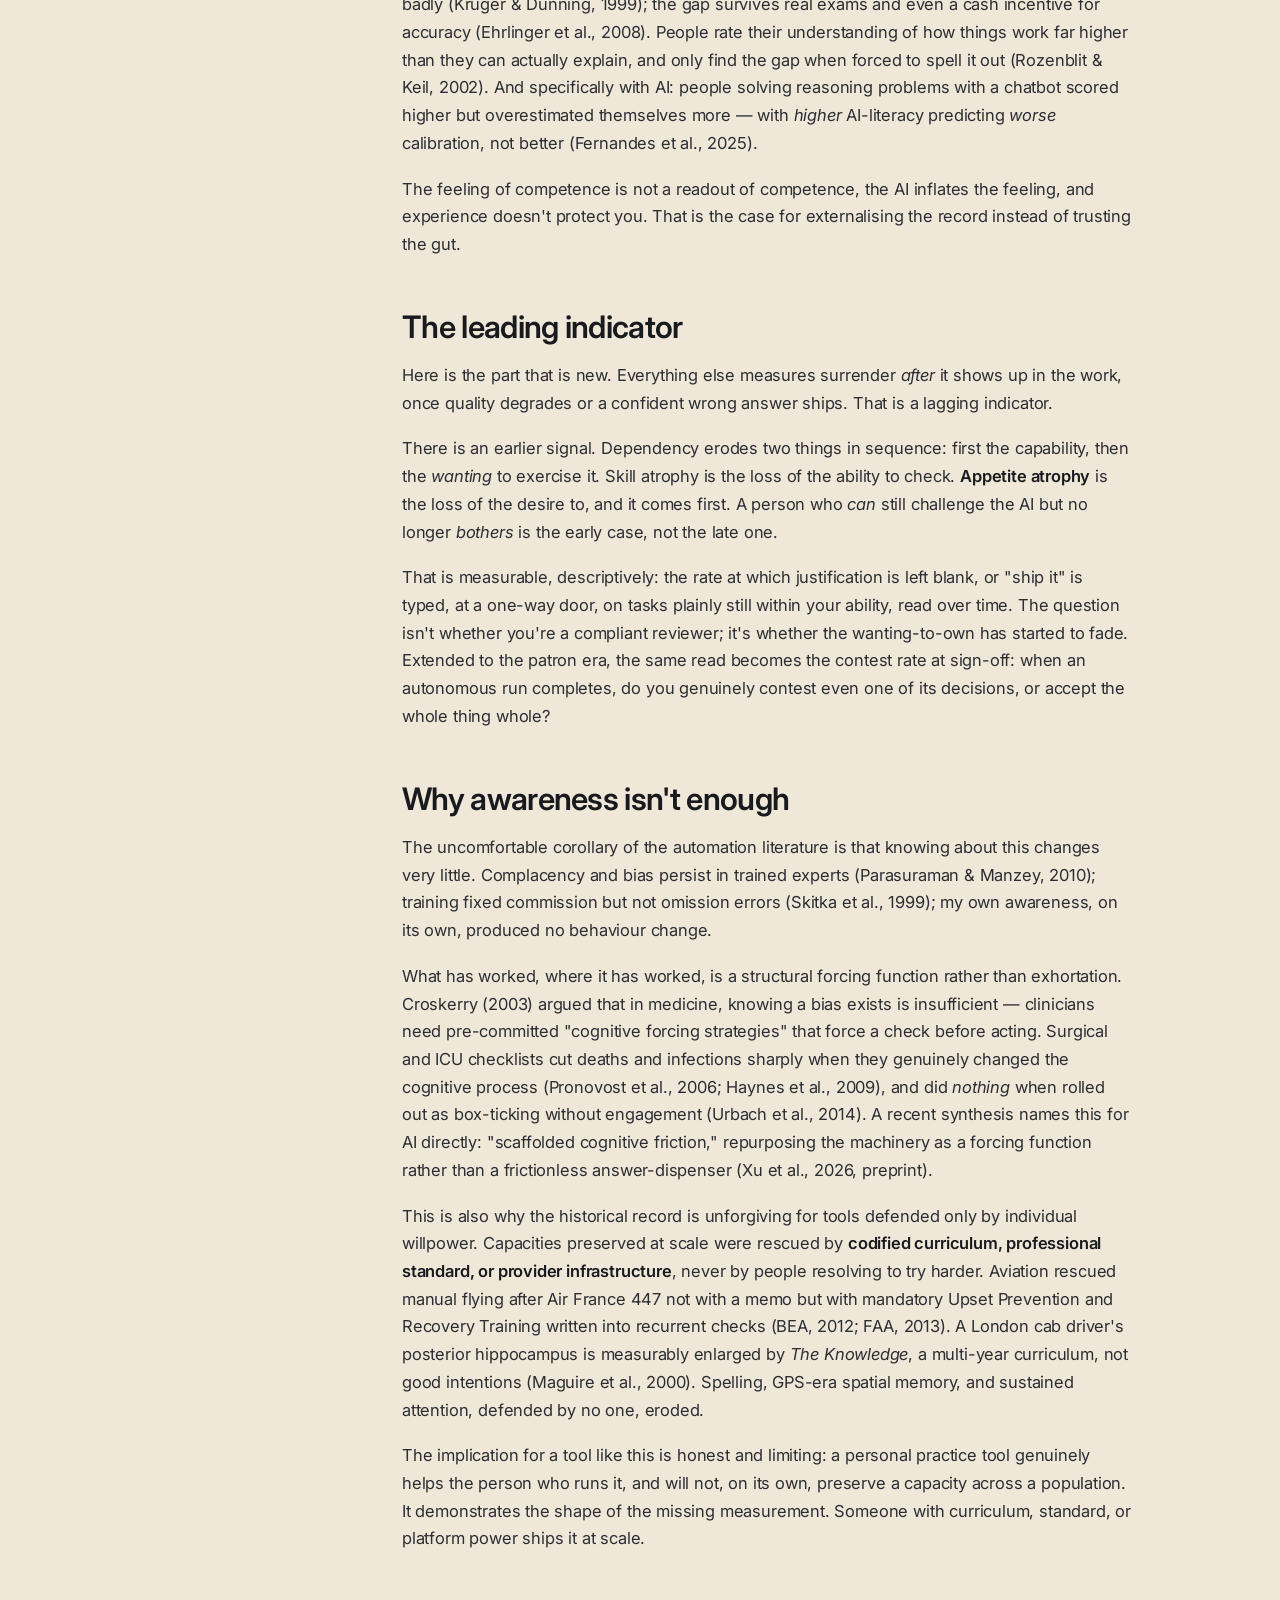
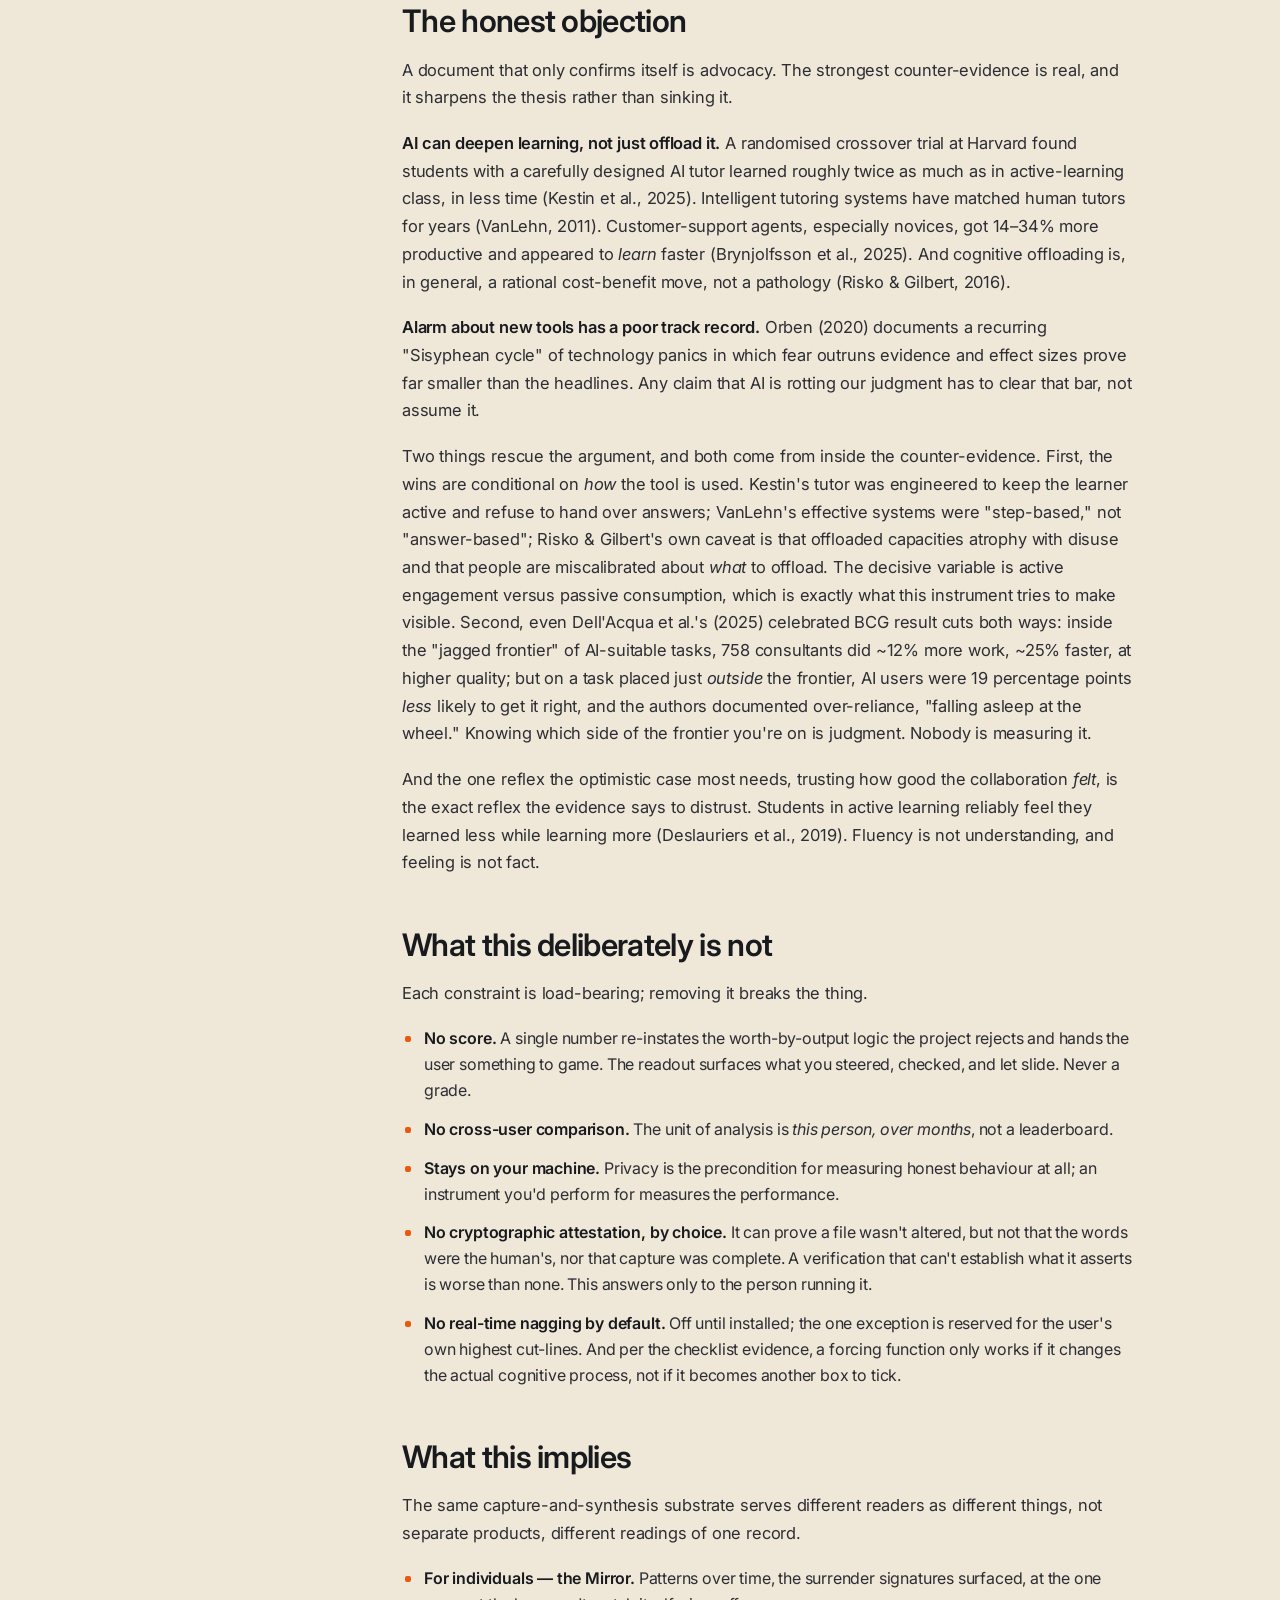
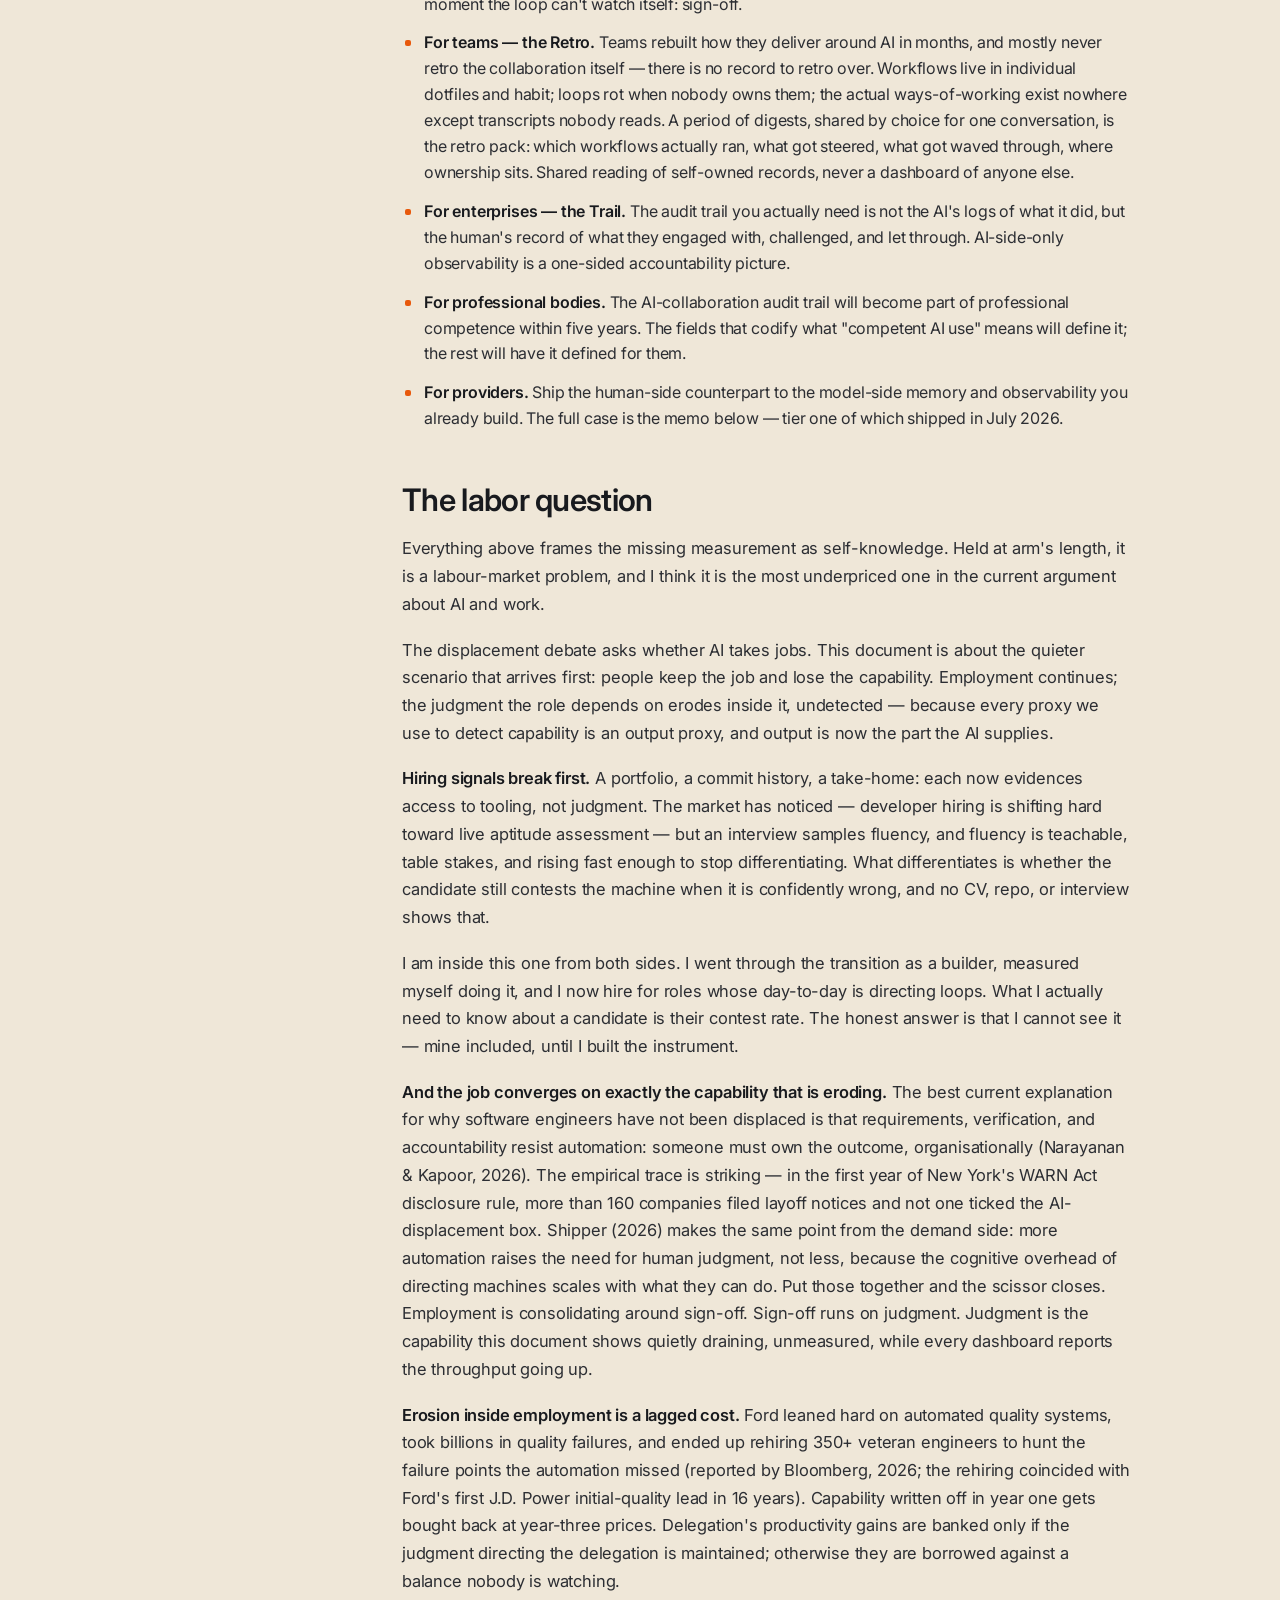
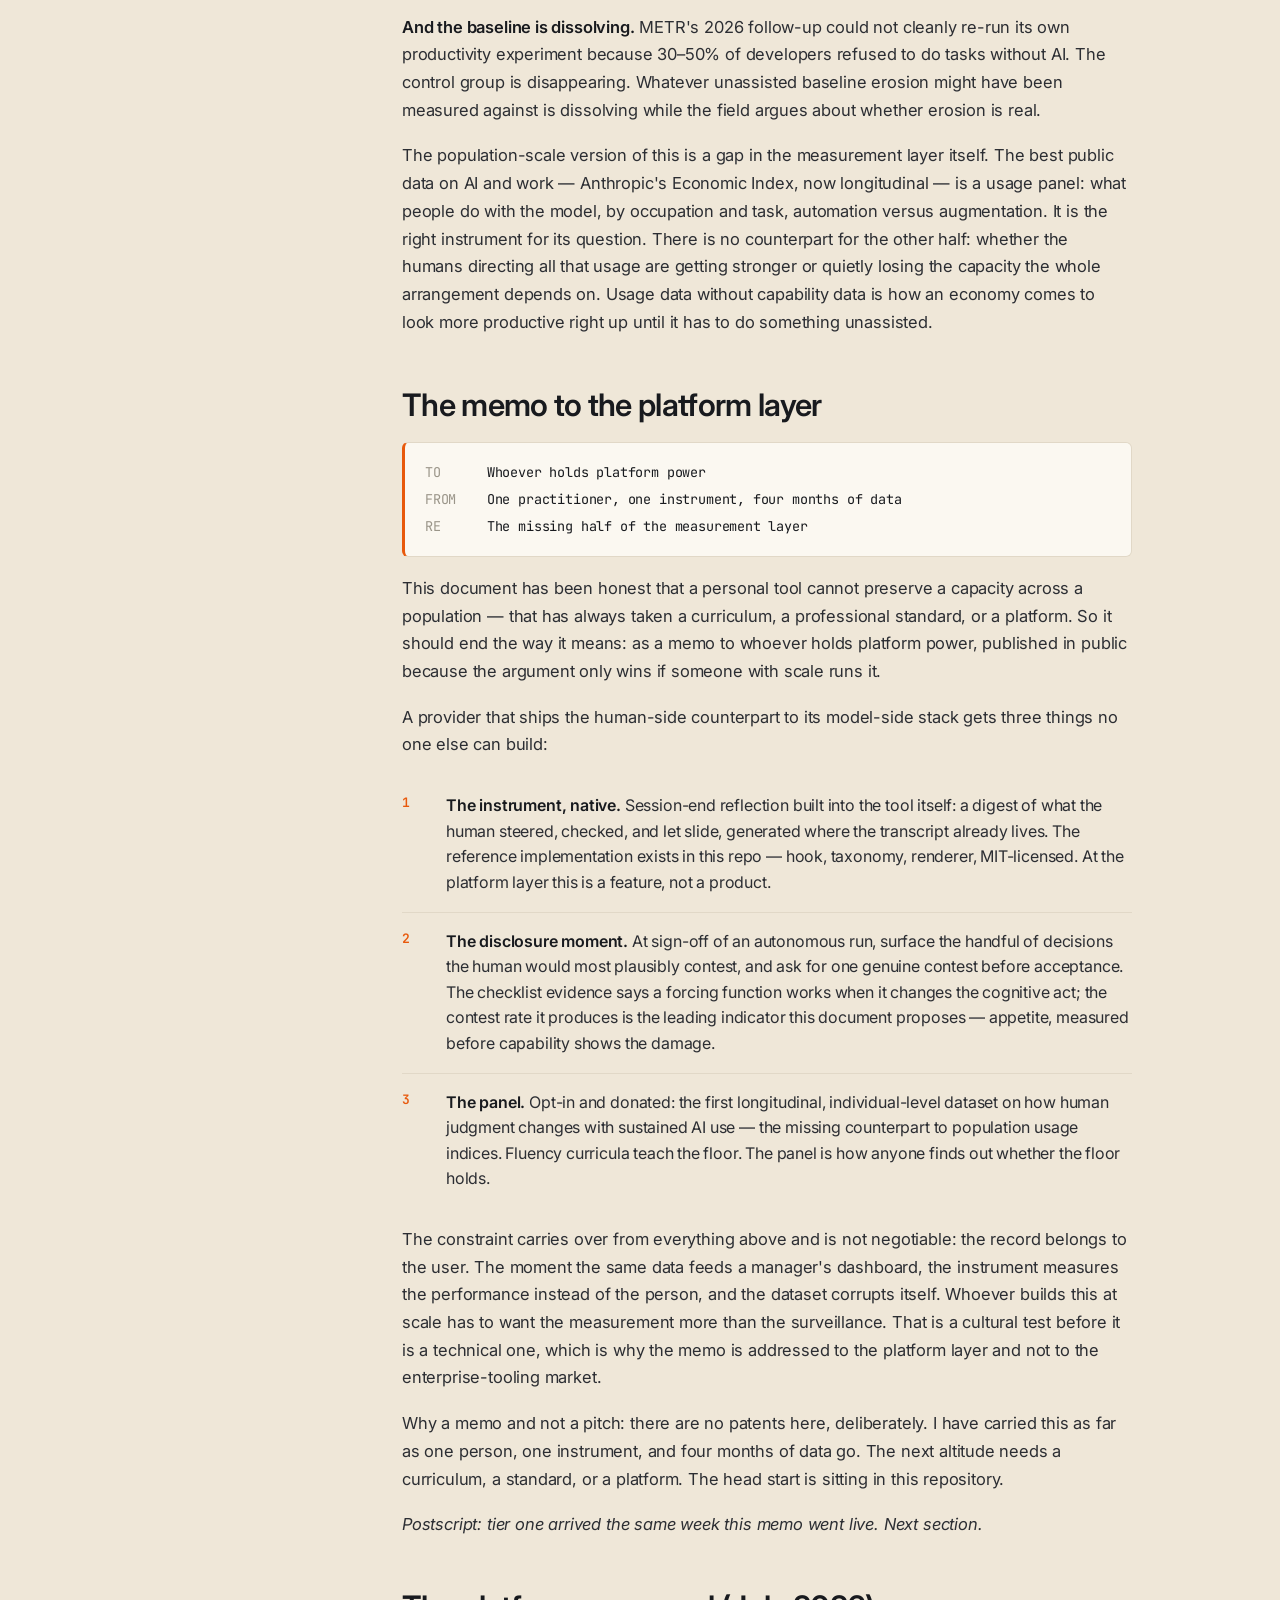
<file: docs/research.html>
<!DOCTYPE html>
<html lang="en">
<head>
  <meta charset="UTF-8" />
  <meta name="viewport" content="width=device-width, initial-scale=1.0" />
  <title>Crux — Measuring the human, not just the model (research)</title>
  <meta name="description" content="A living research document on the human side of AI collaboration: cognitive surrender grounded in forty years of automation research, one person's measured data, the ownership account from the field, and a memo to the platform layer. On the record, I push back about one time in four." />
  <link rel="icon" type="image/svg+xml" href="favicon.svg" />

  <meta property="og:type" content="article" />
  <meta property="og:url" content="https://elliotjlt.github.io/crux/research.html" />
  <meta property="og:title" content="Measuring the human, not just the model — a living research document" />
  <meta property="og:description" content="Cognitive surrender is a forty-year-old automation-research finding, now arriving in software — and the person inside it is the last to see it. A field study, run on my own work." />
  <meta property="og:image" content="https://elliotjlt.github.io/crux/og-card.png" />
  <meta property="og:image:width" content="1200" />
  <meta property="og:image:height" content="630" />
  <meta name="twitter:card" content="summary_large_image" />
  <meta name="twitter:image" content="https://elliotjlt.github.io/crux/og-card.png" />
  <meta name="twitter:title" content="Measuring the human, not just the model" />
  <meta name="twitter:description" content="A living research document on the human side of AI collaboration." />

  <script>document.documentElement.classList.add('js');</script>
  <link rel="preconnect" href="https://fonts.googleapis.com" />
  <link rel="preconnect" href="https://fonts.gstatic.com" crossorigin />
  <link href="https://fonts.googleapis.com/css2?family=Inter:wght@400;500;600;700&family=JetBrains+Mono:wght@400;500&display=swap" rel="stylesheet" />
  <link rel="stylesheet" href="style.css" />
</head>
<body>
  <header class="nav" id="nav">
        <nav class="nav-links">
      <a href="index.html#problem">Problem</a>
      <a href="research.html">Research</a>
    </nav>
    <a class="btn btn-ghost nav-cta" href="https://github.com/ElliotJLT/crux">GitHub</a>
  </header>

  <div class="doc">
    <!-- ON THIS PAGE (un-numbered) -->
    <aside class="doc-toc" aria-label="On this page">
      <span class="toc-h">On this page</span>
      <a href="#asymmetry">The asymmetry</a>
      <a href="#output">Why outputs can't answer this</a>
      <a href="#not-new">Forty years of automation research</a>
      <a href="#software">The same pattern, in software</a>
      <a href="#why-now">Why now</a>
      <a href="#ownership">The ownership account</a>
      <a href="#method">Method</a>
      <a href="#results">Results, run on myself</a>
      <a href="#blind">You can't see it from the inside</a>
      <a href="#indicator">The leading indicator</a>
      <a href="#awareness">Why awareness isn't enough</a>
      <a href="#objection">The honest objection</a>
      <a href="#isnt">What this isn't</a>
      <a href="#implies">What this implies</a>
      <a href="#labor">The labor question</a>
      <a href="#memo">The memo</a>
      <a href="#answered">The platform answered</a>
      <a href="#questions">Open questions</a>
      <a href="#status">Limitations &amp; status</a>
      <a href="#references">References</a>
    </aside>

    <!-- DOCUMENT -->
    <article class="doc-body">
      <header class="doc-head">
        <span class="doc-kicker">Ongoing research &middot; revised as the field moves</span>
        <h1>Measuring the human, not just the model.</h1>
        <p class="doc-sub">A field study of cognitive surrender, run on my own work.</p>
        <div class="doc-meta">
          <span>Elliot Little</span><span>&middot;</span><span>Last updated October 2026</span><span>&middot;</span><span>v3.1</span><span>&middot;</span><span>No patents, public by design</span>
        </div>
        <div class="doc-abstract">
          <p>What happens to a person's judgment while the AI does the work, and can you even see it changing? This is a field report, revised as the data grows. I built an instrument to measure my own AI collaboration and ran it across four months of my own work; on the record, I visibly push back about <strong>one time in four</strong>.</p>
          <p>The number is the hook, not the point. This is a forty-year-old, repeatedly replicated finding from automation research, now arriving in software — and the person inside it is the last to be able to see it. v2 extended the argument from self-knowledge to work itself: the ownership account from the field, the hiring signal that has quietly stopped existing, and a memo to the platform layer that could ship this measurement at scale.</p>
          <p>The same week that memo went live, Anthropic shipped its first human-side instrument. Usage is now measured. Judgment still isn't. The claim narrows accordingly.</p>
        </div>
      </header>

      <aside class="vocab" aria-label="Vocabulary">
        <span class="vocab-h">Vocabulary — the terms this document introduces or fixes</span>
        <dl>
          <div><dt><a href="#not-new">Cognitive surrender</a></dt><dd>The umbrella term (Wharton): scrutiny handed over as output improves — automation complacency, arriving in software.</dd></div>
          <div><dt><a href="#ownership">The ownership account</a></dt><dd>The practitioner evidence that work stops belonging to the person who shipped it.</dd></div>
          <div><dt><a href="#ownership">The defendability test</a></dt><dd>Someone asks <em>why was this done?</em> — and the person who shipped it can narrate the outcome but not the decisions.</dd></div>
          <div><dt><a href="#ownership">Record of title</a></dt><dd>The contemporaneous decision record that makes the work defensible: what you steered, checked, and let slide.</dd></div>
          <div><dt><a href="#indicator">Appetite atrophy</a></dt><dd>The desire to check fades before the ability does. The leading indicator, ahead of any quality signal.</dd></div>
          <div><dt><a href="#indicator">The contest rate</a></dt><dd>At sign-off of an autonomous run: do you genuinely contest even one of its decisions, or accept the whole thing whole?</dd></div>
        </dl>
      </aside>

      <section class="doc-sec" id="asymmetry">
        <h2>The asymmetry</h2>
        <p>In the last eighteen months, more than $200M has gone into knowing whether the <em>model</em> is good: evaluation harnesses, observability, hallucination detection, agent memory. Braintrust, Galileo, Patronus, Judgment Labs, Mem0, Humanloop. Every funded company in the category measures the model. When the first version of this document was written, I could find nothing that measured the human sitting next to it. In July 2026 the first platform instrument arrived — Anthropic's Reflect, taken up near the end of this document — and it measures usage, not judgment. The asymmetry has not closed. It has narrowed to its sharp core.</p>
        <p>This is a strange thing to leave unmeasured, because the human is the half that can't be re-run. You can audit an agent's every step. You cannot audit your own. The model side has a complete observability stack. The human side has nothing equivalent.</p>
        <p>That gap is the subject of this document. Not whether the AI is good, which is well funded and well studied, but whether the person directing it is still doing the thing they think they're doing.</p>
      </section>

      <section class="doc-sec" id="output">
        <h2>Why outputs can't answer this</h2>
        <p>The reflex is to look at the work. If the output is good, the collaboration must have been good. As AI output becomes statistically indistinguishable from human output, that inference breaks: the artefact tells you less and less about how it was made, or who was thinking while it was made.</p>
        <p>Two distinct questions fall out of that, and they are not the same:</p>
        <ul class="doc-list">
          <li><strong>Provenance</strong> — <em>was this work genuinely human-led, and can that be shown to someone else?</em> A question of trust and attestation, with an adversary. Tools are now arriving to answer it — cryptographically sealed process records that can prove how a piece of work was made. That lane matters, and it certifies the past. It cannot tell you whether the person could do the work again tomorrow.</li>
          <li><strong>Judgment</strong> — <em>is the person directing the AI still exercising the judgment they believe they are?</em> A question of self-knowledge, with no adversary but yourself. This is the question about the future, and no one is instrumenting it.</li>
        </ul>
        <p>Crux takes the second. The distinction sets what the instrument can honestly be: something that convinces no one but you needs no cryptography and no proof, and falls apart the moment it pretends to be evidence for anyone else. This is measurement in the plain sense — an honest record of how you actually engaged, read back to you over time.</p>
      </section>

      <section class="doc-sec" id="not-new">
        <h2>This is not new: forty years of automation research</h2>
        <p>The most important thing I can say about cognitive surrender is that it is not a 2025 discovery. The human-factors literature has been describing it since 1983, in cockpits, control rooms, and operating theatres, long before a language model wrote anyone's code.</p>
        <p>Lisanne Bainbridge named it the <strong>irony of automation</strong> (Bainbridge, 1983): automate the easy parts of a task and you leave the human with the harder residual job of <em>monitoring</em>, a job humans are poorly suited to, while their hands-on skill quietly decays from disuse. The result is a person least practised at exactly the moment a failure demands they take over. Her conclusion was the opposite of intuitive: the more capable the automation, the <em>more</em> skilled its human operator needs to be.</p>
        <p>The empirical base under that idea is deep and consistent:</p>
        <ul class="doc-list">
          <li><strong>Overreliance is a named failure mode</strong>, not a personal weakness. Parasuraman &amp; Riley (1997) classify it as the "misuse" of automation, producing failures of monitoring and decision bias.</li>
          <li><strong>Experts are not immune, and practice doesn't fix it.</strong> Parasuraman &amp; Manzey's (2010) review finds automation complacency and bias "in both naive and expert participants," that complacency "cannot be overcome with simple practice," and that bias "cannot be prevented by training or instructions." The problem is attentional and structural, not a matter of trying harder.</li>
          <li><strong>A good-but-imperfect aid can make you worse than no aid.</strong> Skitka et al. (1999) found people with a highly-but-not-perfectly reliable aid <em>underperformed</em> those with none, through both omission and commission errors. Training reduced commission errors but not omission errors.</li>
          <li><strong>It happens to professionals, and disposition beats mandate.</strong> Experienced glass-cockpit pilots made the same errors, and even misremembered seeing cues they had never verified (Mosier et al., 1998). The ones who cross-checked had an <em>internalised</em> sense of accountability; externally imposed accountability changed nothing.</li>
          <li><strong>The mechanism is lost situation awareness.</strong> Endsley (1996) calls it the "out-of-the-loop performance problem": move a person from active doer to passive monitor and they become slow to notice that something has gone wrong, and slow to grasp the system's state once they do.</li>
        </ul>
        <p>The "artifact paradox," polished output suppressing scrutiny, is in this older vocabulary just <strong>automation complacency</strong> under a new name. The mechanism is well established; what's sobering is that it has already resisted forty years of awareness.</p>
      </section>

      <section class="doc-sec" id="software">
        <h2>The same pattern, now in software</h2>
        <p>What's genuinely new is the domain and the speed. The recent evidence maps the old findings onto AI-assisted knowledge work almost point for point.</p>
        <ul class="doc-list">
          <li><strong>Confidence in the AI predicts <em>less</em> critical thinking.</strong> Across 319 knowledge workers and 936 real GenAI work examples, higher confidence in the tool tracked with less critical thinking; higher confidence in oneself tracked with more (Lee et al., 2025). The work doesn't vanish; it shifts from doing to verifying, the exact monitoring role Bainbridge warned about.</li>
          <li><strong>Frictionless generation leaves less behind.</strong> An EEG study (Kosmyna et al., 2025, preprint) found LLM essay-writers had the weakest neural connectivity of three groups, and 83% could not quote a sentence from the essay they had just written (versus ~11% of the others), with the lowest sense of ownership. Small sample, single task, not yet peer-reviewed, but directionally striking.</li>
          <li><strong>Delegation lowers comprehension; comprehension-first preserves it.</strong> An Anthropic trial (Shen &amp; Tamkin, 2026) had people learn an unfamiliar library by hand or with AI. The AI group scored 50% on a comprehension quiz versus 67% for hand-coders (Cohen's <em>d</em> = 0.74), for a time saving that wasn't significant. The largest gap was debugging. But people who generated code <em>and then asked questions to understand it</em> scored higher. How you use it is the whole variable.</li>
          <li><strong>The term now has a lab result behind it.</strong> Shaw &amp; Nave (Wharton, 2026) ran three experiments with more than 1,300 participants and gave people an AI that was sometimes wrong. When it was right, accuracy rose well above baseline; when it was wrong, accuracy fell below people working with no AI at all, and participants followed the wrong answer about four times in five while rating their own confidence higher. They named it <strong>cognitive surrender</strong>, the umbrella term this document uses. People more inclined to analytical thinking pushed back more.</li>
          <li><strong>Ten minutes is enough to dent persistence.</strong> Across randomised trials with 1,222 participants, Liu, Christian et al. (2026, preprint) found people who had AI help for roughly ten minutes then solved fewer problems on their own, and gave up more often, than people who never had it. The damage sat with people who used the AI to get answers; those who said they used it for hints or clarifications held up better. That split is self-reported rather than randomised, and the authors flag it as such: whether "a Socratic AI could preserve assistance benefits while avoiding persistence costs is an important open question," and answering it "requires longitudinal experiments that track the cumulative effects of AI use on independent performance and persistence over multiple sessions." That is the measurement this project runs.</li>
          <li><strong>The craft signal in the artefact is degrading.</strong> Across 211M changed lines (GitClear, 2025; vendor, correlational), copy-pasted code rose from 8.3% to 12.3% (2021–2024), refactoring fell from ~25% to under 10%, and duplicated blocks grew several-fold. Output up, maintainability down.</li>
          <li><strong>Adoption rises while trust falls.</strong> Stack Overflow's 2025 survey (49,000+ developers) found AI use near 80% even as trust in its accuracy fell from 40% to 29%; the top frustration (45%) was "almost right, but not quite," and 66% spend <em>more</em> time fixing AI code. People rely increasingly on output they themselves distrust.</li>
        </ul>
        <p>The same split appears across professions. In automated cockpits it is the <em>cognitive</em> skills that erode with disuse while stick-and-rudder skills are largely retained (Casner et al., 2014) — judgment goes before fluency, the exact distinction this project is built on. Habitual GPS use predicts steeper decline in hippocampal-dependent spatial memory (Dahmani &amp; Bohbot, 2020). Radiologists given a wrong AI suggestion saw accuracy fall across every experience level (Dratsch et al., 2023), though that is real-time automation bias, not proven long-term deskilling.</p>
      </section>

      <section class="doc-sec" id="why-now">
        <h2>Why now — the judgment moments are vanishing</h2>
        <p>Three things are happening to AI at once, and all three make pushing back harder. It is becoming <strong>relational</strong> (a face is harder to argue with), <strong>persistent</strong> (it remembers your concessions), and <strong>accurate about you specifically</strong> (it increasingly sounds like what you'd have said if you'd been smarter for longer).</p>
        <p>Together they shrink the human's contact with the work to a handful of seams. In June 2026, three of the most-read voices in the field described the same shift within days of each other:</p>
        <div class="doc-quotes">
          <figure class="doc-quote"><p>"I no longer steer. I commission."</p><cite>Ethan Mollick</cite></figure>
          <figure class="doc-quote"><p>"I don't prompt Claude anymore… my job is to write loops."</p><cite>Boris Cherny &middot; Head of Claude Code</cite></figure>
          <figure class="doc-quote"><p>"The loop doesn't know if you understand the work or are avoiding it. You do."</p><cite>Addy Osmani</cite></figure>
        </div>
        <p>The work has moved from process to outcome. What's left of the human's contact is three moments: <strong>the brief</strong>, <strong>the mid-flight redirect</strong>, and <strong>the sign-off</strong>. And the loop-engineering stack instruments every part of itself (maker/checker splits, verifier models, adversarial review) except the human who designs it and signs off. Osmani's line assumes the human knows the difference between using the loop to go faster and using it to avoid understanding. The evidence below says the human is the last to know.</p>
      </section>

      <section class="doc-sec" id="ownership">
        <h2>The ownership account</h2>
        <p>The studies above measure capability: comprehension scores, error rates, neural connectivity. Through mid-2026 a second account has been accumulating in practitioner writing — essays, forum threads with thousands of working engineers in them — and it is consistent enough to treat as data. Its subject is not whether the skill is decaying but whether the work still belongs to the person who shipped it. The same account comes up in private, whenever engineers are asked how the year has actually felt.</p>
        <p>The reports share a shape, and each element has a study standing behind it:</p>
        <ul class="doc-list">
          <li><strong>Decisions that don't embed.</strong> Engineers describe finishing AI-heavy projects faster and knowing them less. A decision you make lodges; a decision made mid-flight by the loop and presented for approval afterward does not. This is Kosmyna's 83%-can't-quote finding narrated from the inside — and it is what Shen &amp; Tamkin's debugging gap predicts it should feel like six months on, when the code needs changing and the person who shipped it reads it like a stranger.</li>
          <li><strong>The defendability test.</strong> The practitioner version of a comprehension quiz is social: someone asks <em>why was this done?</em> and the person who shipped it can narrate the outcome but not the decisions under it. Rozenblit &amp; Keil showed people discover the illusion of explanatory depth only when forced to explain; an AI-heavy workflow arranges for that discovery to happen out loud, in front of whoever asked.</li>
          <li><strong>Verification as the residual job — and as tax.</strong> Lee et al. measured the shift from doing to verifying. The practitioner accounts supply the texture: reading confident prose for the buried wrong assumption, task-switching in the minutes while the agent runs, never quite trusting what comes back. Deedy Das (Menlo Ventures, June 2026), on the split inside teams pushed to adopt: "The craftsmen are tired. Very tired. The entire burden of review falls on the craftsman. The burden of understanding." The verification lands hardest on the most expert, because they are the ones still able to do it. Anthropic's own analysis of ~400,000 Claude Code sessions found <em>persistent returns to expertise</em> — the tool compounds the advantage of people who already know what they're doing. The practitioner accounts show where the sign flips: expertise compounds when you direct your own agent, and becomes tax when you are accountable for everyone else's.</li>
          <li><strong>The reward loop, stranded.</strong> An engineering manager, in the 8,000-upvote thread that followed Das's remarks: normal coding cycles through problem-solving and the reward of solving; AI-assisted coding parks you in "the solution validation phase" where you "barely get any reward. It becomes very mechanical and takes away what a lot of devs love about their job." That is loss of felt reward — distinct from loss of skill, and untouched by status or pay.</li>
          <li><strong>The inversion, lived.</strong> From the same thread: "I am no developer anymore. I am the Product Owner with the technical skill they wish they had… plus QA engineer." Mollick's patron shift, reported in the past tense from the floor.</li>
        </ul>
        <p>Two features of this account matter for the instrument.</p>
        <p><strong>It is bimodal.</strong> The same tool, deployed the same way, lands as liberation for the outcome-oriented and as bereavement for the craft-oriented — the threads carry both voices, and the split doesn't track seniority. Population statistics will average the phenomenon away. The unit that can register it is one person, over months, which is the unit this instrument measures.</p>
        <p><strong>And every report is, mechanically, a missing-record problem.</strong> The decisions existed. They were made in flight — by the person, the model, or the two of them — and left no trace the person can retrieve at the moment of challenge. Organisations are starting to answer the identity half of this with ownership: give people a problem and an outcome, not tickets. Right instinct, and it doesn't touch this. Owning an outcome without a record of the decisions underneath it is stewardship of a black box; you can only defend what you can reconstruct, and the workflow that produced the artefact is exactly the workflow that leaves no reconstruction behind.</p>
        <p>That sharpens what the digest in this project is for. Not only a mirror for judgment drift — a <strong>record of title</strong>: the contemporaneous account of what you steered, checked, and let slide, written while it was warm, retrievable at the moment someone asks <em>why</em>. The literature's question is whether you're still thinking. The practitioners' question is whether the work is still yours. The same record answers both.</p>
      </section>

      <section class="doc-sec" id="method">
        <h2>Method — how I captured it</h2>
        <p>I build AI in education, where accuracy and pedagogy are the product rather than a feature, so this question isn't abstract for me. I built the smallest instrument that could answer it on real data and ran it on myself before claiming anyone else has the problem.</p>
        <p><strong>Capture is local and passive.</strong> A session-end hook reads each session when it ends and writes a structured digest — what I steered, what I checked, what I let go. Nothing identifiable leaves the machine; the measurement can't change the behaviour it measures.</p>
        <p><strong>Classification uses a controlled vocabulary</strong> — a stable, versioned taxonomy of collaboration patterns grouped by fluency dimension (delegation, description, discernment, diligence), so patterns are comparable across months and a trend is visible rather than a snapshot.</p>
        <p><strong>Two altitudes.</strong> Session level (per-session digests, classified over four months) and command level (a log-only pass over my full local transcript corpus of 192 sessions, 2,668 shell commands, 22 active days, flagging the rare moments that are hard or impossible to undo). Nothing is reconstructed after the fact: digests were written contemporaneously, the command pass was run log-only, and the full match detail stays local.</p>
        <p>One scope note up front. This watches a single channel — my own coding sessions, and only what shows up in the transcript. It does not see the verification real work runs on: code review, automated tests, red-teaming, staged rollout, and domain checks for accuracy before anything reaches a user. A thin in-session signal is a finding about that channel, not a verdict on anyone's total diligence.</p>
      </section>

      <section class="doc-sec" id="results">
        <h2>Results — run on myself</h2>
        <p>I built the tool half-expecting to come out looking fine. I didn't.</p>
        <p><strong>The headline.</strong> Across more than two hundred real coding sessions and the nine hundred-odd messages inside them, four moves account for almost everything that shows up in the record. About <strong>one time in four</strong>, I visibly push back on whether it's right. I steer how it reads about as often. A third of the time I'm handing over the next task. And roughly one in seven leaves no visible check at all, with one honest caveat: a transcript only sees what I say out loud, so it can't separate a silent, careful read from a genuine wave-through.</p>

        <figure class="ledger" role="group" aria-label="One hundred coding sessions, each counted once by the move that shows up in the record">
          <div class="ledger-grid" aria-hidden="true">
            <span class="ld d1"></span><span class="ld d1"></span><span class="ld d1"></span><span class="ld d1"></span><span class="ld d1"></span><span class="ld d1"></span><span class="ld d1"></span><span class="ld d1"></span><span class="ld d1"></span><span class="ld d1"></span>
            <span class="ld d1"></span><span class="ld d1"></span><span class="ld d1"></span><span class="ld d1"></span><span class="ld d1"></span><span class="ld d1"></span><span class="ld d1"></span><span class="ld d1"></span><span class="ld d1"></span><span class="ld d1"></span>
            <span class="ld d1"></span><span class="ld d1"></span><span class="ld d1"></span><span class="ld d1"></span><span class="ld d1"></span><span class="ld d2"></span><span class="ld d2"></span><span class="ld d2"></span><span class="ld d2"></span><span class="ld d2"></span>
            <span class="ld d2"></span><span class="ld d2"></span><span class="ld d2"></span><span class="ld d2"></span><span class="ld d2"></span><span class="ld d2"></span><span class="ld d2"></span><span class="ld d2"></span><span class="ld d2"></span><span class="ld d2"></span>
            <span class="ld d2"></span><span class="ld d2"></span><span class="ld d2"></span><span class="ld d2"></span><span class="ld d2"></span><span class="ld d2"></span><span class="ld d2"></span><span class="ld d2"></span><span class="ld d2"></span><span class="ld d2"></span>
            <span class="ld d3"></span><span class="ld d3"></span><span class="ld d3"></span><span class="ld d3"></span><span class="ld d3"></span><span class="ld d3"></span><span class="ld d3"></span><span class="ld d3"></span><span class="ld d3"></span><span class="ld d3"></span>
            <span class="ld d3"></span><span class="ld d3"></span><span class="ld d3"></span><span class="ld d3"></span><span class="ld d3"></span><span class="ld d3"></span><span class="ld d3"></span><span class="ld d3"></span><span class="ld d3"></span><span class="ld d3"></span>
            <span class="ld d3"></span><span class="ld d3"></span><span class="ld d3"></span><span class="ld d3"></span><span class="ld d3"></span><span class="ld d3"></span><span class="ld d3"></span><span class="ld d3"></span><span class="ld d3"></span><span class="ld d3"></span>
            <span class="ld d3"></span><span class="ld d3"></span><span class="ld d3"></span><span class="ld d4"></span><span class="ld d4"></span><span class="ld d4"></span><span class="ld d4"></span><span class="ld d4"></span><span class="ld d4"></span><span class="ld d4"></span>
            <span class="ld d4"></span><span class="ld d4"></span><span class="ld d4"></span><span class="ld d4"></span><span class="ld d4"></span><span class="ld d4"></span><span class="ld d4"></span><span class="ld d5"></span><span class="ld d5"></span><span class="ld d5"></span>
          </div>
          <div class="ledger-key">
            <span class="lk"><i class="d d1"></i>Discernment — <em>is it right?</em> &middot; one in four</span>
            <span class="lk"><i class="d d2"></i>Description — how it reads</span>
            <span class="lk"><i class="d d3"></i>Delegation — handing over the next task</span>
            <span class="lk"><i class="d d4"></i>Diligence — no visible check at all</span>
          </div>
          <figcaption class="ledger-cap mono">100 sessions, each counted once by its main move. Filled dots are visible judgment; rings are waved through. Run on my own work, four months.</figcaption>
        </figure>

        <p><strong>The shape is specific.</strong> The pushback that surfaces is mostly about how the AI writes, the voice and the approach, and less often, on the record, about whether it's <em>true</em>. That visible-judgment gap is the thing worth watching. At session level, diligence is the structural outlier: weak in roughly 65% of sessions while the other dimensions hold up, and "accepts polish uncritically" is a top-three pattern with no improving trend across four months. The lesson never stuck at the system level — I caught a habit, escalated it to a process fix, and the same fix slipped the next month.</p>
        <p><strong>Command level is worse, where it matters most.</strong> The hard-to-undo moments are rare, under half a percent of commands, and they were the moments I deliberated over <em>least</em>. So the highest-stakes actions ran with less deliberation than trivial ones, not more.</p>
        <p>I take this seriously: I build with guardrails and care about using AI safely, and the substantive checks in my professional work happen off the transcript, in review and testing. Even so, my own in-session record of judgment came out thinner than I'd assumed. Call any single number an estimate; measure it a few ways and it shifts a point or two. But the shape doesn't move.</p>
      </section>

      <section class="doc-sec" id="blind">
        <h2>You can't see it from the inside</h2>
        <p>The strongest argument for an external record is that introspection demonstrably fails here, and fails worst for the people most affected.</p>
        <p>The cleanest evidence is the METR randomised trial (Becker et al., 2025): 16 experienced open-source developers, working on 246 real issues in repositories they knew well, were <strong>19% slower</strong> with AI, while forecasting a 24% speed-up beforehand and still estimating a 20% speed-up afterward. A roughly 39-point gap between felt and actual, in experts, on their own code. (Small sample on mature repos; the transferable finding is the perception gap, not a universal slowdown. METR's 2026 follow-up couldn't cleanly re-measure productivity because 30–50% of developers refused to do tasks without AI, which is its own kind of finding.)</p>
        <p>This sits on decades of work on miscalibrated self-assessment. Poor performers overrate themselves because the skill needed to do well is the same skill needed to notice you're doing badly (Kruger &amp; Dunning, 1999); the gap survives real exams and even a cash incentive for accuracy (Ehrlinger et al., 2008). People rate their understanding of how things work far higher than they can actually explain, and only find the gap when forced to spell it out (Rozenblit &amp; Keil, 2002). And specifically with AI: people solving reasoning problems with a chatbot scored higher but overestimated themselves more — with <em>higher</em> AI-literacy predicting <em>worse</em> calibration, not better (Fernandes et al., 2025).</p>
        <p>The feeling of competence is not a readout of competence, the AI inflates the feeling, and experience doesn't protect you. That is the case for externalising the record instead of trusting the gut.</p>
      </section>

      <section class="doc-sec" id="indicator">
        <h2>The leading indicator</h2>
        <p>Here is the part that is new. Everything else measures surrender <em>after</em> it shows up in the work, once quality degrades or a confident wrong answer ships. That is a lagging indicator.</p>
        <p>There is an earlier signal. Dependency erodes two things in sequence: first the capability, then the <em>wanting</em> to exercise it. Skill atrophy is the loss of the ability to check. <strong>Appetite atrophy</strong> is the loss of the desire to, and it comes first. A person who <em>can</em> still challenge the AI but no longer <em>bothers</em> is the early case, not the late one.</p>
        <p>That is measurable, descriptively: the rate at which justification is left blank, or "ship it" is typed, at a one-way door, on tasks plainly still within your ability, read over time. The question isn't whether you're a compliant reviewer; it's whether the wanting-to-own has started to fade. Extended to the patron era, the same read becomes the contest rate at sign-off: when an autonomous run completes, do you genuinely contest even one of its decisions, or accept the whole thing whole?</p>
      </section>

      <section class="doc-sec" id="awareness">
        <h2>Why awareness isn't enough</h2>
        <p>The uncomfortable corollary of the automation literature is that knowing about this changes very little. Complacency and bias persist in trained experts (Parasuraman &amp; Manzey, 2010); training fixed commission but not omission errors (Skitka et al., 1999); my own awareness, on its own, produced no behaviour change.</p>
        <p>What has worked, where it has worked, is a structural forcing function rather than exhortation. Croskerry (2003) argued that in medicine, knowing a bias exists is insufficient — clinicians need pre-committed "cognitive forcing strategies" that force a check before acting. Surgical and ICU checklists cut deaths and infections sharply when they genuinely changed the cognitive process (Pronovost et al., 2006; Haynes et al., 2009), and did <em>nothing</em> when rolled out as box-ticking without engagement (Urbach et al., 2014). A recent synthesis names this for AI directly: "scaffolded cognitive friction," repurposing the machinery as a forcing function rather than a frictionless answer-dispenser (Xu et al., 2026, preprint).</p>
        <p>This is also why the historical record is unforgiving for tools defended only by individual willpower. Capacities preserved at scale were rescued by <strong>codified curriculum, professional standard, or provider infrastructure</strong>, never by people resolving to try harder. Aviation rescued manual flying after Air France 447 not with a memo but with mandatory Upset Prevention and Recovery Training written into recurrent checks (BEA, 2012; FAA, 2013). A London cab driver's posterior hippocampus is measurably enlarged by <em>The Knowledge</em>, a multi-year curriculum, not good intentions (Maguire et al., 2000). Spelling, GPS-era spatial memory, and sustained attention, defended by no one, eroded.</p>
        <p>The implication for a tool like this is honest and limiting: a personal practice tool genuinely helps the person who runs it, and will not, on its own, preserve a capacity across a population. It demonstrates the shape of the missing measurement. Someone with curriculum, standard, or platform power ships it at scale.</p>
      </section>

      <section class="doc-sec" id="objection">
        <h2>The honest objection</h2>
        <p>A document that only confirms itself is advocacy. The strongest counter-evidence is real, and it sharpens the thesis rather than sinking it.</p>
        <p><strong>AI can deepen learning, not just offload it.</strong> A randomised crossover trial at Harvard found students with a carefully designed AI tutor learned roughly twice as much as in active-learning class, in less time (Kestin et al., 2025). Intelligent tutoring systems have matched human tutors for years (VanLehn, 2011). Customer-support agents, especially novices, got 14–34% more productive and appeared to <em>learn</em> faster (Brynjolfsson et al., 2025). And cognitive offloading is, in general, a rational cost-benefit move, not a pathology (Risko &amp; Gilbert, 2016).</p>
        <p><strong>Alarm about new tools has a poor track record.</strong> Orben (2020) documents a recurring "Sisyphean cycle" of technology panics in which fear outruns evidence and effect sizes prove far smaller than the headlines. Any claim that AI is rotting our judgment has to clear that bar, not assume it.</p>
        <p>Two things rescue the argument, and both come from inside the counter-evidence. First, the wins are conditional on <em>how</em> the tool is used. Kestin's tutor was engineered to keep the learner active and refuse to hand over answers; VanLehn's effective systems were "step-based," not "answer-based"; Risko &amp; Gilbert's own caveat is that offloaded capacities atrophy with disuse and that people are miscalibrated about <em>what</em> to offload. The decisive variable is active engagement versus passive consumption, which is exactly what this instrument tries to make visible. Second, even Dell'Acqua et al.'s (2025) celebrated BCG result cuts both ways: inside the "jagged frontier" of AI-suitable tasks, 758 consultants did ~12% more work, ~25% faster, at higher quality; but on a task placed just <em>outside</em> the frontier, AI users were 19 percentage points <em>less</em> likely to get it right, and the authors documented over-reliance, "falling asleep at the wheel." Knowing which side of the frontier you're on is judgment. Nobody is measuring it.</p>
        <p>And the one reflex the optimistic case most needs, trusting how good the collaboration <em>felt</em>, is the exact reflex the evidence says to distrust. Students in active learning reliably feel they learned less while learning more (Deslauriers et al., 2019). Fluency is not understanding, and feeling is not fact.</p>
      </section>

      <section class="doc-sec" id="isnt">
        <h2>What this deliberately is not</h2>
        <p>Each constraint is load-bearing; removing it breaks the thing.</p>
        <ul class="doc-list">
          <li><strong>No score.</strong> A single number re-instates the worth-by-output logic the project rejects and hands the user something to game. The readout surfaces what you steered, checked, and let slide. Never a grade.</li>
          <li><strong>No cross-user comparison.</strong> The unit of analysis is <em>this person, over months</em>, not a leaderboard.</li>
          <li><strong>Stays on your machine.</strong> Privacy is the precondition for measuring honest behaviour at all; an instrument you'd perform for measures the performance.</li>
          <li><strong>No cryptographic attestation, by choice.</strong> It can prove a file wasn't altered, but not that the words were the human's, nor that capture was complete. A verification that can't establish what it asserts is worse than none. This answers only to the person running it.</li>
          <li><strong>No real-time nagging by default.</strong> Off until installed; the one exception is reserved for the user's own highest cut-lines. And per the checklist evidence, a forcing function only works if it changes the actual cognitive process, not if it becomes another box to tick.</li>
        </ul>
      </section>

      <section class="doc-sec" id="implies">
        <h2>What this implies</h2>
        <p>The same capture-and-synthesis substrate serves different readers as different things, not separate products, different readings of one record.</p>
        <ul class="doc-list">
          <li><strong>For individuals — the Mirror.</strong> Patterns over time, the surrender signatures surfaced, at the one moment the loop can't watch itself: sign-off.</li>
          <li><strong>For teams — the Retro.</strong> Teams rebuilt how they deliver around AI in months, and mostly never retro the collaboration itself — there is no record to retro over. Workflows live in individual dotfiles and habit; loops rot when nobody owns them; the actual ways-of-working exist nowhere except transcripts nobody reads. A period of digests, shared by choice for one conversation, is the retro pack: which workflows actually ran, what got steered, what got waved through, where ownership sits. Shared reading of self-owned records, never a dashboard of anyone else.</li>
          <li><strong>For enterprises — the Trail.</strong> The audit trail you actually need is not the AI's logs of what it did, but the human's record of what they engaged with, challenged, and let through. AI-side-only observability is a one-sided accountability picture.</li>
          <li><strong>For professional bodies.</strong> The AI-collaboration audit trail will become part of professional competence within five years. The fields that codify what "competent AI use" means will define it; the rest will have it defined for them.</li>
          <li><strong>For providers.</strong> Ship the human-side counterpart to the model-side memory and observability you already build. The full case is the memo below — tier one of which shipped in July 2026.</li>
        </ul>
      </section>

      <section class="doc-sec" id="labor">
        <h2>The labor question</h2>
        <p>Everything above frames the missing measurement as self-knowledge. Held at arm's length, it is a labour-market problem, and I think it is the most underpriced one in the current argument about AI and work.</p>
        <p>The displacement debate asks whether AI takes jobs. This document is about the quieter scenario that arrives first: people keep the job and lose the capability. Employment continues; the judgment the role depends on erodes inside it, undetected — because every proxy we use to detect capability is an output proxy, and output is now the part the AI supplies.</p>
        <p><strong>Hiring signals break first.</strong> A portfolio, a commit history, a take-home: each now evidences access to tooling, not judgment. The market has noticed — developer hiring is shifting hard toward live aptitude assessment — but an interview samples fluency, and fluency is teachable, table stakes, and rising fast enough to stop differentiating. What differentiates is whether the candidate still contests the machine when it is confidently wrong, and no CV, repo, or interview shows that.</p>
        <p>I am inside this one from both sides. I went through the transition as a builder, measured myself doing it, and I now hire for roles whose day-to-day is directing loops. What I actually need to know about a candidate is their contest rate. The honest answer is that I cannot see it — mine included, until I built the instrument.</p>
        <p><strong>And the job converges on exactly the capability that is eroding.</strong> The best current explanation for why software engineers have not been displaced is that requirements, verification, and accountability resist automation: someone must own the outcome, organisationally (Narayanan &amp; Kapoor, 2026). The empirical trace is striking — in the first year of New York's WARN Act disclosure rule, more than 160 companies filed layoff notices and not one ticked the AI-displacement box. Shipper (2026) makes the same point from the demand side: more automation raises the need for human judgment, not less, because the cognitive overhead of directing machines scales with what they can do. Put those together and the scissor closes. Employment is consolidating around sign-off. Sign-off runs on judgment. Judgment is the capability this document shows quietly draining, unmeasured, while every dashboard reports the throughput going up.</p>
        <p><strong>Erosion inside employment is a lagged cost.</strong> Ford leaned hard on automated quality systems, took billions in quality failures, and ended up rehiring 350+ veteran engineers to hunt the failure points the automation missed (reported by Bloomberg, 2026; the rehiring coincided with Ford's first J.D. Power initial-quality lead in 16 years). Capability written off in year one gets bought back at year-three prices. Delegation's productivity gains are banked only if the judgment directing the delegation is maintained; otherwise they are borrowed against a balance nobody is watching.</p>
        <p><strong>And the baseline is dissolving.</strong> METR's 2026 follow-up could not cleanly re-run its own productivity experiment because 30–50% of developers refused to do tasks without AI. The control group is disappearing. Whatever unassisted baseline erosion might have been measured against is dissolving while the field argues about whether erosion is real.</p>
        <p>The population-scale version of this is a gap in the measurement layer itself. The best public data on AI and work — Anthropic's Economic Index, now longitudinal — is a usage panel: what people do with the model, by occupation and task, automation versus augmentation. It is the right instrument for its question. There is no counterpart for the other half: whether the humans directing all that usage are getting stronger or quietly losing the capacity the whole arrangement depends on. Usage data without capability data is how an economy comes to look more productive right up until it has to do something unassisted.</p>
      </section>

      <section class="doc-sec" id="memo">
        <h2>The memo to the platform layer</h2>
        <div class="memo-head" role="note">
          <div><span>TO</span> Whoever holds platform power</div>
          <div><span>FROM</span> One practitioner, one instrument, four months of data</div>
          <div><span>RE</span> The missing half of the measurement layer</div>
        </div>
        <p>This document has been honest that a personal tool cannot preserve a capacity across a population — that has always taken a curriculum, a professional standard, or a platform. So it should end the way it means: as a memo to whoever holds platform power, published in public because the argument only wins if someone with scale runs it.</p>
        <p>A provider that ships the human-side counterpart to its model-side stack gets three things no one else can build:</p>
        <ol class="doc-oq">
          <li><strong>The instrument, native.</strong> Session-end reflection built into the tool itself: a digest of what the human steered, checked, and let slide, generated where the transcript already lives. The reference implementation exists in this repo — hook, taxonomy, renderer, MIT-licensed. At the platform layer this is a feature, not a product.</li>
          <li><strong>The disclosure moment.</strong> At sign-off of an autonomous run, surface the handful of decisions the human would most plausibly contest, and ask for one genuine contest before acceptance. The checklist evidence says a forcing function works when it changes the cognitive act; the contest rate it produces is the leading indicator this document proposes — appetite, measured before capability shows the damage.</li>
          <li><strong>The panel.</strong> Opt-in and donated: the first longitudinal, individual-level dataset on how human judgment changes with sustained AI use — the missing counterpart to population usage indices. Fluency curricula teach the floor. The panel is how anyone finds out whether the floor holds.</li>
        </ol>
        <p>The constraint carries over from everything above and is not negotiable: the record belongs to the user. The moment the same data feeds a manager's dashboard, the instrument measures the performance instead of the person, and the dataset corrupts itself. Whoever builds this at scale has to want the measurement more than the surveillance. That is a cultural test before it is a technical one, which is why the memo is addressed to the platform layer and not to the enterprise-tooling market.</p>
        <p>Why a memo and not a pitch: there are no patents here, deliberately. I have carried this as far as one person, one instrument, and four months of data go. The next altitude needs a curriculum, a standard, or a platform. The head start is sitting in this repository.</p>
        <p><em>Postscript: tier one arrived the same week this memo went live. Next section.</em></p>
      </section>

      <section class="doc-sec" id="answered">
        <h2>The platform answered (July 2026)</h2>
        <p>On 9 July 2026 Anthropic shipped <strong>Reflect</strong>, in beta: a dashboard on Claude web and desktop that summarises how you use Claude — topics, patterns, when and what — organised by the 4D fluency framework, descriptive with no score, individual-only, private by design. It periodically asks the user questions like <em>"What's one thing you want to keep doing yourself, even if Claude could do it faster?"</em>, and it ships wellbeing levers: quiet hours, break nudges, built with the MIT Media Lab's AHA program, the Digital Wellness Lab at Boston Children's Hospital, and the Family Online Safety Institute.</p>
        <p>This document has argued since June that the provider should ship the human-side counterpart to its model-side stack; the memo above made the ask explicit, and Reflect shipped the same week it went live. That is convergence, not causation — and the convergence is the point. Same framework, same no-score constraint, same privacy precondition, same reflective move. The platform has independently concluded that the human side needs an instrument. Tier one exists.</p>
        <p>What Reflect measures and what this document is about are still different things, three ways:</p>
        <ul class="doc-list">
          <li><strong>The object.</strong> Reflect measures usage: what you did, when, on which topics. The open question is judgment: whether you were still thinking while you did it. The contest rate at sign-off remains measured by no one.</li>
          <li><strong>The surface.</strong> Reflect watches the chat surface. The stakes in this document live on the working surface — the coding sessions, the agent runs, the one-way doors — where the artefact ships and the capability erodes.</li>
          <li><strong>The frame.</strong> Reflect is framed as wellbeing; its partners are digital-wellness and child-safety labs, its levers are quiet hours and break reminders. The labor question above is a different genre: professional capability, hiring, the record of title. Wellbeing asks whether you are using it too much. This asks whether the work is still yours.</li>
        </ul>
        <p>I expect the gap to close. Extending reflection from the chat surface to the working surface, and from usage signals to judgment signals, is the obvious next tier, and nothing here is a moat against a platform that decides to build it. That is the intended failure mode: this is research, not a product. The instrument in this repository is a reference implementation and a replication path; the document is the map. If the platform ships the territory, the map's job is done — and the record will show the map came first: the ask is dated June, the vocabulary is timestamped, and the study ran before the feature existed. Until then, the judgment half stays open, and this document keeps measuring it.</p>
      </section>

      <section class="doc-sec" id="questions">
        <h2>Open questions</h2>
        <p>The answerable ones have moved into the argument above (whether you can self-assess: no; whether awareness alone fixes it: no). These remain genuinely open.</p>
        <ol class="doc-oq">
          <li><strong>Does the gap compound, or self-correct?</strong> Does the drift worsen over months, or do people correct once they can see it? Answering needs far more longitudinal history than one person over four months.</li>
          <li><strong>Does seeing your own mix change behaviour, or just hand you a number to game?</strong> The intervention literature says forcing functions can change behaviour, but only when they alter the real cognitive process, not when they're performed.</li>
          <li><strong>What's the right altitude — individual, team curriculum, or platform?</strong> And how do you surface it without becoming the tool people switch off on day one?</li>
          <li><strong>What does hiring for judgment look like once output stops evidencing it?</strong> Fluency can be interviewed for; the contest rate can't, yet. Whoever solves assessment for the post-output era sets the labour market's terms.</li>
        </ol>
      </section>

      <section class="doc-sec" id="status">
        <h2>Limitations and honest status</h2>
        <p>This is one person's data: a small corpus (tens of classified sessions, 192 transcripts, four months, a single tool surface, maybe a fifth of even my own AI use). The headline numbers are estimates that move a point or two. Silent checking is invisible to the method, as is the structured verification real work runs on (review, tests, red-teaming, staged deployment), so the in-session signal may flatter or damn me unfairly; it is one channel, not the whole of anyone's diligence. Several supporting studies are preprints (Kosmyna; Xu) or vendor/correlational work (GitClear) and are flagged as such; some are real-time bias rather than proven long-term deskilling (Dratsch); and genuine counter-evidence exists, above. The leading indicator has a real failure mode: if the modal answer at a one-way door is "ship it," the field is noise and the signal flatlines, in which case the artefact is theatre and the right move is to stop. I am holding that kill criterion.</p>
        <p>What this is, then, is not a finished result. It is the form of the argument clear enough to attack and improve, with a forty-year evidence base behind the mechanism and real, if undersized, data behind the personal claim. It is a living document; it will be revised as the corpus grows and the open questions close. The repo is public and MIT-licensed; there are no patents, because a measurement instrument for your own judgment only works if it is inspectable. If this is your question too, I'd like to swap notes.</p>
      </section>

      <section class="doc-sec doc-refs" id="references">
        <h2>References</h2>
        <p class="refs-intro">Grouped by role in the argument. Statistics in the text are drawn from these sources; preprints, vendor research, and contested findings are flagged where they appear.</p>

        <h3>Automation &amp; human factors — the mechanism</h3>
        <ul>
          <li>Bainbridge, L. (1983). Ironies of Automation. <em>Automatica</em>, 19(6), 775–779.</li>
          <li>Parasuraman, R., &amp; Riley, V. (1997). Humans and Automation: Use, Misuse, Disuse, Abuse. <em>Human Factors</em>, 39(2), 230–253.</li>
          <li>Mosier, K. L., Skitka, L. J., Heers, S., &amp; Burdick, M. (1998). Automation Bias: Decision Making and Performance in High-Tech Cockpits. <em>International Journal of Aviation Psychology</em>, 8(1), 47–63.</li>
          <li>Skitka, L. J., Mosier, K. L., &amp; Burdick, M. (1999). Does Automation Bias Decision-Making? <em>International Journal of Human-Computer Studies</em>, 51(5), 991–1006.</li>
          <li>Endsley, M. R. (1996). Automation and Situation Awareness. In Parasuraman &amp; Mouloua (Eds.), <em>Automation and Human Performance</em> (pp. 163–181). Erlbaum.</li>
          <li>Parasuraman, R., &amp; Manzey, D. H. (2010). Complacency and Bias in Human Use of Automation: An Attentional Integration. <em>Human Factors</em>, 52(3), 381–410.</li>
        </ul>

        <h3>AI-era empirical — the same pattern in software</h3>
        <ul>
          <li>Becker, J., Rush, N., Barnes, E., &amp; Rein, D. (2025). Measuring the Impact of Early-2025 AI on Experienced Open-Source Developer Productivity. METR / arXiv:2507.09089. (2026 follow-up: <em>We Are Changing Our Developer Productivity Experiment Design</em>.)</li>
          <li>Lee, H.-P., Sarkar, A., Tankelevitch, L., et al. (2025). The Impact of Generative AI on Critical Thinking. <em>CHI 2025</em> (Microsoft Research).</li>
          <li>Kosmyna, N., et al. (2025). Your Brain on ChatGPT: Accumulation of Cognitive Debt When Using an AI Assistant for Essay Writing. MIT Media Lab / arXiv:2506.08872. <span class="flag">(Preprint.)</span></li>
          <li>Shaw, S. D., &amp; Nave, G. (2026). Thinking: Fast, Slow, and Artificial. How AI is Reshaping Human Reasoning and the Rise of Cognitive Surrender. Wharton School Research Paper / <a href="https://papers.ssrn.com/abstract=6097646">SSRN 6097646</a>.</li>
          <li>Liu, G., Christian, B., Dumbalska, T., Bakker, M. A., &amp; Dubey, R. (2026). AI Assistance Reduces Persistence and Hurts Independent Performance. <a href="https://arxiv.org/abs/2604.04721">arXiv:2604.04721</a>. <span class="flag">(Preprint.)</span></li>
          <li>Shen, J. H., &amp; Tamkin, A. (2026). How AI Assistance Impacts the Formation of Coding Skills. Anthropic.</li>
          <li>Anthropic (2026). Agentic Coding and Persistent Returns to Expertise (~400,000 Claude Code sessions, ~235,000 users, Oct 2025–Apr 2026).</li>
          <li>GitClear (2025). <em>AI Copilot Code Quality: 2025 Research</em> (211M changed lines). <span class="flag">(Vendor; correlational.)</span></li>
          <li>Stack Overflow (2025). <em>2025 Developer Survey</em> (n ≈ 49,000+).</li>
          <li>Casner, S. M., Geven, R. W., Recker, M. P., &amp; Schooler, J. W. (2014). The Retention of Manual Flying Skills in the Automated Cockpit. <em>Human Factors</em>, 56(8), 1506–1516.</li>
          <li>Dahmani, L., &amp; Bohbot, V. D. (2020). Habitual Use of GPS Negatively Impacts Spatial Memory During Self-Guided Navigation. <em>Scientific Reports</em>, 10, 6310.</li>
          <li>Dratsch, T., et al. (2023). Automation Bias in Mammography: The Impact of AI BI-RADS Suggestions on Reader Performance. <em>Radiology</em>, 307(4), e222176. <span class="flag">(Real-time bias, not long-term deskilling.)</span></li>
        </ul>

        <h3>Self-assessment &amp; metacognition — why you can't see it</h3>
        <ul>
          <li>Kruger, J., &amp; Dunning, D. (1999). Unskilled and Unaware of It. <em>Journal of Personality and Social Psychology</em>, 77(6), 1121–1134.</li>
          <li>Rozenblit, L., &amp; Keil, F. (2002). The Misunderstood Limits of Folk Science: An Illusion of Explanatory Depth. <em>Cognitive Science</em>, 26(5), 521–562.</li>
          <li>Ehrlinger, J., Johnson, K., Banner, M., Dunning, D., &amp; Kruger, J. (2008). Why the Unskilled Are Unaware. <em>Organizational Behavior and Human Decision Processes</em>, 105(1), 98–121.</li>
          <li>Fernandes, D., et al. (2025). AI Makes You Smarter, But None the Wiser. <em>CHI 2025</em> / arXiv:2409.16708.</li>
        </ul>

        <h3>Interventions &amp; skill formation — what would actually work</h3>
        <ul>
          <li>Sweller, J., &amp; Cooper, G. A. (1985). The Use of Worked Examples as a Substitute for Problem Solving in Learning Algebra. <em>Cognition and Instruction</em>, 2(1), 59–89.</li>
          <li>Croskerry, P. (2003). Cognitive Forcing Strategies in Clinical Decisionmaking. <em>Annals of Emergency Medicine</em>, 41(1), 110–120.</li>
          <li>Roediger, H. L., &amp; Karpicke, J. D. (2006). Test-Enhanced Learning. <em>Psychological Science</em>, 17(3), 249–255.</li>
          <li>Pronovost, P., et al. (2006). An Intervention to Decrease Catheter-Related Bloodstream Infections in the ICU. <em>NEJM</em>, 355(26), 2725–2732.</li>
          <li>Haynes, A. B., Weiser, T. G., Berry, W. R., Gawande, A. A., et al. (2009). A Surgical Safety Checklist to Reduce Morbidity and Mortality in a Global Population. <em>NEJM</em>, 360(5), 491–499. (Null on mass rollout: Urbach et al., 2014, <em>NEJM</em>.)</li>
          <li>Xu, K., Shen, Y., Yan, L., &amp; Ren, Y. (2026). Cognitive Agency Surrender: Defending Epistemic Sovereignty via Scaffolded AI Friction. arXiv:2603.21735. <span class="flag">(Preprint.)</span></li>
        </ul>

        <h3>Counter-evidence &amp; critiques — the honest objection</h3>
        <ul>
          <li>Dell'Acqua, F., et al. (2025). Navigating the Jagged Technological Frontier. <em>Organization Science</em> (HBS WP 24-013, N = 758).</li>
          <li>Brynjolfsson, E., Li, D., &amp; Raymond, L. (2025). Generative AI at Work. <em>Quarterly Journal of Economics</em>, 140(2) (NBER WP 31161).</li>
          <li>Kestin, G., Miller, K., Klales, A., Milbourne, T., &amp; Ponti, G. (2025). AI Tutoring Outperforms In-Class Active Learning. <em>Scientific Reports</em>, 15, 17458.</li>
          <li>VanLehn, K. (2011). The Relative Effectiveness of Human Tutoring, Intelligent Tutoring Systems, and Other Tutoring Systems. <em>Educational Psychologist</em>, 46(4), 197–221.</li>
          <li>Risko, E. F., &amp; Gilbert, S. J. (2016). Cognitive Offloading. <em>Trends in Cognitive Sciences</em>, 20(9), 676–688.</li>
          <li>Deslauriers, L., McCarty, L. S., Miller, K., Callaghan, K., &amp; Kestin, G. (2019). Measuring Actual Learning Versus Feeling of Learning. <em>PNAS</em>, 116(39), 19251–19257.</li>
          <li>Orben, A. (2020). The Sisyphean Cycle of Technology Panics. <em>Perspectives on Psychological Science</em>, 15(5), 1143–1157.</li>
          <li>Carr, N. (2014). <em>The Glass Cage: Automation and Us</em>. W. W. Norton.</li>
        </ul>

        <h3>Practitioner &amp; contemporary framing</h3>
        <ul>
          <li>Mollick, E. (2025–2026). <em>Choosing to Stay Human</em>; <em>What It Feels Like to Work with Mythos</em>. One Useful Thing.</li>
          <li>Osmani, A. (2026). <em>Loop Engineering</em>. Cherny, B. (2026), Head of Claude Code.</li>
          <li>Das, D. (2026). On the "craftsman tax" in AI-mandated engineering teams. Menlo Ventures commentary, via Business Insider (June 2026) and the ~8,000-upvote r/technology discussion that followed. <span class="flag">(Practitioner reports; selection bias toward the aggrieved.)</span></li>
          <li>Bloomberg (2026). Ford's rehiring of 350+ veteran quality engineers after automated quality systems underdelivered. <span class="flag">(Press reporting; single-company case.)</span></li>
          <li>Narayanan, A., &amp; Kapoor, S. (2026). Why AI Hasn't Replaced Software Engineers. Via Willison, S., simonwillison.net (June 2026). NY WARN Act data: 160+ filings, zero AI-displacement disclosures.</li>
          <li>Shipper, D. (2026). The AI Paradox. Lenny's Podcast (May 2026).</li>
          <li>Anthropic. <em>AI Fluency Index</em>; <em>What 81,000 People Want from AI</em>; <em>The Anthropic Economic Index</em>; <em>Economic Futures Program</em>.</li>
        </ul>

        <a class="doc-back" href="index.html#top">← Back to the inquiry</a>
        <p class="sig" style="font-family:var(--mono);font-size:12px;color:var(--faint);margin-top:22px;">Crux · Ongoing research · v3.1 · October 2026 · No patents. Public by design.</p>
      </section>
    </article>
  </div>

  <footer class="footer">
    <div class="footer-inner">
      <div class="foot-brand">
        <a class="brand" href="index.html#top">cru<svg class="cx" viewBox="0 0 28 28" aria-hidden="true"><path class="x-up" d="M5 22 L23 7"/><path class="x-down" d="M5 7 L23 22"/></svg></a>
        <p>A research position and a working instrument for the human side of AI collaboration.</p>
      </div>
      <div class="foot-cols">
        <div class="foot-col">
          <span class="foot-h mono">Project</span>
          <a href="https://github.com/ElliotJLT/crux">GitHub</a>
          <a href="index.html#top">The inquiry</a>
        </div>
        <div class="foot-col">
          <span class="foot-h mono">Connect</span>
          <a href="https://www.linkedin.com/in/hireelliot/">LinkedIn</a>
          <a href="mailto:elliotjlittle@gmail.com">Email</a>
        </div>
      </div>
      <div class="foot-base mono">CRUX · 2026 · MIT · A living, openly-documented inquiry</div>
    </div>
  </footer>

  <script src="app.js"></script>
  <script>
    (function () {
      var links = Array.prototype.slice.call(document.querySelectorAll('.doc-toc a'));
      var secs = links.map(function (a) { return document.querySelector(a.getAttribute('href')); });
      if (!('IntersectionObserver' in window)) return;
      var spy = new IntersectionObserver(function (entries) {
        entries.forEach(function (e) {
          if (e.isIntersecting) {
            var i = secs.indexOf(e.target);
            links.forEach(function (l) { l.classList.remove('active'); });
            if (links[i]) links[i].classList.add('active');
          }
        });
      }, { rootMargin: '-12% 0px -75% 0px', threshold: 0 });
      secs.forEach(function (s) { if (s) spy.observe(s); });
    })();
  </script>
</body>
</html>
</file>
<file: docs/style.css>
:root {
  --cream: #efe7d8;
  --cream-2: #f5efe3;
  --card: #fbf8f1;
  --ink: #181a1e;
  --muted: #6c695f;
  --faint: #9a9589;
  --border: #e1d8c7;
  --dark: #121316;
  --dark-card: #1d1f24;
  --dark-border: #2d2f35;
  --dark-text: #f3efe6;
  --dark-muted: #a8a59b;
  --blue: #cfe0e3;
  --blue-deep: #bcd5d9;
  --teal: #4f93a3;
  --orange: #e8590c;
  --maxw: 1120px;
  --mono: "JetBrains Mono", ui-monospace, SFMono-Regular, Menlo, monospace;
  --sans: "Inter", -apple-system, BlinkMacSystemFont, "Segoe UI", sans-serif;
}
* { box-sizing: border-box; }
html { scroll-behavior: smooth; -webkit-text-size-adjust: 100%; }
@media (prefers-reduced-motion: reduce) { html { scroll-behavior: auto; } }
body { margin: 0; background: var(--cream); color: var(--ink); font-family: var(--sans); line-height: 1.6; letter-spacing: -0.011em; -webkit-font-smoothing: antialiased; overflow-x: hidden; }
a { color: inherit; text-decoration: none; }
em { font-style: italic; }
.mono { font-family: var(--mono); letter-spacing: 0; }

/* NAV */
.nav { position: fixed; top: 0; left: 0; right: 0; z-index: 100; display: flex; align-items: center; justify-content: space-between; padding: 15px clamp(18px,4vw,40px); transition: background .25s, box-shadow .25s; }
.nav.scrolled { background: rgba(239,231,216,.85); backdrop-filter: blur(12px); box-shadow: 0 1px 0 var(--border); }
.brand { display: inline-flex; align-items: center; gap: 0; font-weight: 600; font-size: 19px; letter-spacing: -0.03em; }
.cx { width: 30px; height: 30px; margin: 0 0 -4px 1px; }
.cx path { fill: none; stroke-width: 2.7; stroke-linecap: round; }
.cx .x-up { stroke: var(--teal); }
.cx .x-down { stroke: var(--orange); }
.nav-links { display: flex; gap: 26px; }
.nav-links a { color: var(--muted); font-size: 14.5px; font-weight: 500; transition: color .18s; }
.nav-links a:hover { color: var(--ink); }
.btn { display: inline-flex; align-items: center; font-weight: 500; font-size: 14.5px; border-radius: 999px; padding: 10px 20px; cursor: pointer; transition: transform .14s, background .18s, border-color .18s, color .18s; border: 1px solid transparent; }
.btn-primary { background: var(--orange); color: #fff; }
.btn-primary:hover { transform: translateY(-1px); background: #cf4e0a; }
.btn-ghost { background: transparent; color: var(--ink); border-color: var(--ink); }
.btn-ghost:hover { background: var(--ink); color: var(--cream); }
.nav-cta { padding: 8px 18px; }

/* SECTIONS + BANDS */
.section { max-width: var(--maxw); margin: 0 auto; padding: clamp(76px,11vh,128px) clamp(22px,5vw,48px); }
.band { width: 100%; }
.band-dark { background: var(--dark); color: var(--dark-text); }
.band-blue { background: var(--blue); }
.band-inner { max-width: var(--maxw); margin: 0 auto; padding: clamp(76px,11vh,128px) clamp(22px,5vw,48px); }
.eyebrow { display: inline-flex; align-items: center; gap: 9px; font-size: 13px; font-weight: 600; letter-spacing: 0.01em; color: var(--ink); margin: 0 0 18px; }
.eyebrow::before { content: ""; width: 10px; height: 10px; border-radius: 2px; background: var(--orange); display: inline-block; }
.band-dark .eyebrow { color: var(--dark-text); }
h2 { font-size: clamp(28px,4vw,46px); line-height: 1.08; letter-spacing: -0.03em; font-weight: 600; margin: 0 0 22px; max-width: 22ch; }
.lead { color: var(--muted); font-size: clamp(16px,1.6vw,18.5px); max-width: 60ch; margin: 0 0 18px; }
.lead.dim { color: var(--faint); }
.lead.center { text-align: center; margin: 42px auto 0; max-width: 64ch; }
.band-dark .lead { color: var(--dark-muted); }
.band-dark h2 { color: var(--dark-text); }
.lead code, code { font-family: var(--mono); font-size: .85em; background: var(--cream-2); border: 1px solid var(--border); border-radius: 5px; padding: 1px 6px; }

/* HERO */
/* HERO — Vermeer full-bleed, brushed edges, cream haze under the copy */
.hero { position: relative; background: var(--cream); padding-top: 0; }
.frame { position: relative; min-height: clamp(560px, 80vh, 780px); overflow: hidden; isolation: isolate; }
.scene { position: absolute; inset: 0; z-index: 0; }
.scene img { width: 100%; height: 100%; object-fit: cover; object-position: 58% 30%; display: block; }
.frame::before { content: ""; position: absolute; left: -1px; right: -1px; top: -1px; height: 74px; z-index: 3;
  background: url('edge-top.svg') top center/100% 100% no-repeat; pointer-events: none; }
.frame::after { content: ""; position: absolute; left: -1px; right: -1px; bottom: -1px; height: 74px; z-index: 3;
  background: url('edge-bottom.svg') bottom center/100% 100% no-repeat; pointer-events: none; }
.haze { position: absolute; left: 0; top: 0; bottom: 0; width: min(960px, 97%); z-index: 1; pointer-events: none;
  background: linear-gradient(100deg, rgba(239,231,216,1) 0%, rgba(239,231,216,.99) 46%, rgba(239,231,216,.93) 62%, rgba(239,231,216,.5) 78%, rgba(239,231,216,0) 94%); }
.hero-inner { position: relative; z-index: 2; max-width: var(--maxw); margin: 0 auto;
  padding: clamp(104px,15vh,164px) clamp(22px,5vw,48px) clamp(64px,10vh,104px); }
.hero-inner .kicker { color: #5c5850; }
.hero h1 { font-size: clamp(44px,6.9vw,84px); line-height: 1.02; letter-spacing: -0.04em; font-weight: 600; margin: 26px 0 0; max-width: 15ch; color: var(--ink);
  text-shadow: 0 1px 0 rgba(239,231,216,.9), 0 2px 26px rgba(239,231,216,.9), 0 2px 3px rgba(239,231,216,.7); }
.hero-sub { color: #262a2f; font-size: clamp(16px,1.7vw,19px); line-height: 1.62; margin: 28px 0 0; max-width: 52ch;
  text-shadow: 0 1px 2px rgba(239,231,216,.95), 0 0 14px rgba(239,231,216,.85); }
.hero-cta { display: flex; gap: 12px; flex-wrap: wrap; margin-top: 36px; }
.hero-credit { margin: 44px 0 0; font-family: var(--mono); font-size: 11.5px; color: #625e55; max-width: 46ch;
  text-shadow: 0 1px 2px rgba(239,231,216,.95), 0 0 10px rgba(239,231,216,.85); }
.hero-credit em { font-style: italic; }
@media (max-width: 720px) {
  .scene img { object-position: 66% 26%; }
  .haze { width: 100%; background: linear-gradient(180deg, rgba(239,231,216,.98) 0%, rgba(239,231,216,.93) 46%, rgba(239,231,216,.72) 78%, rgba(239,231,216,.5) 100%); }
}
.kicker { display: inline-flex; align-items: center; gap: 9px; font-family: var(--mono); font-size: 12px; color: var(--muted); margin-bottom: 22px; }
.kicker::before { content: ""; width: 9px; height: 9px; border-radius: 2px; background: var(--orange); }
.hero-grid { display: grid; grid-template-columns: 1.3fr .9fr; gap: clamp(28px,5vw,56px); align-items: center; }
.hero h1 { font-size: clamp(40px,6.2vw,74px); line-height: 1.0; letter-spacing: -0.04em; font-weight: 600; margin: 0; max-width: 14ch; }
.hero-aside { display: flex; flex-direction: column; align-items: flex-start; }
.hero-sub { color: var(--muted); font-size: clamp(15px,1.5vw,17px); margin: 0 0 22px; max-width: 42ch; }
.hero-cta { display: flex; gap: 12px; flex-wrap: wrap; }

/* CARD */
.card { background: var(--card); border: 1px solid var(--border); border-radius: 22px; padding: clamp(26px,3.5vw,44px); }
.band-blue .card { background: #fff; border-color: #bcd5d9; }

/* GAP FIGURE */
.gap-figure { display: flex; align-items: stretch; margin: 34px 0 26px; max-width: 760px; }
.gf-side { flex: 1; padding: 8px 28px; display: flex; flex-direction: column; gap: 10px; text-align: center; align-items: center; }
.gf-num { font-size: clamp(42px,6vw,68px); font-weight: 700; letter-spacing: -0.04em; line-height: 1; }
.gf-num.accent { color: var(--orange); }
.gf-lbl { color: var(--muted); font-size: 13.5px; max-width: 24ch; }
.gf-div { width: 1px; background: var(--border); }
.fund { display: flex; flex-wrap: wrap; align-items: center; gap: 10px; margin-top: 8px; }
.fund-lbl { color: var(--faint); font-size: 12px; width: 100%; margin-bottom: 2px; }
.fchip { font-family: var(--mono); font-size: 12px; color: var(--muted); border: 1px solid var(--border); background: var(--cream-2); border-radius: 8px; padding: 7px 12px; }

/* EVIDENCE (dark band, big numbers) */
.ev-grid { display: grid; grid-template-columns: repeat(3,1fr); gap: 1px; background: var(--dark-border); border: 1px solid var(--dark-border); border-radius: 18px; overflow: hidden; margin-top: 40px; }
.ev-card { background: var(--dark-card); padding: 30px 26px; display: flex; flex-direction: column; gap: 12px; }
.ev-stat { font-size: clamp(32px,3.8vw,46px); font-weight: 700; letter-spacing: -0.03em; line-height: 1; color: var(--dark-text); }
.ev-stat small { font-size: .4em; color: var(--dark-muted); font-weight: 500; }
.ev-claim { margin: 0; color: var(--dark-text); font-size: 14px; line-height: 1.5; }
.ev-claim em { color: var(--orange); font-style: italic; }
.ev-src { color: var(--dark-muted); font-size: 11.5px; margin-top: auto; font-family: var(--mono); }

/* QUOTES */
.quote-grid { display: grid; grid-template-columns: repeat(3,1fr); gap: 16px; margin-top: 40px; }
.qcard { margin: 0; background: var(--card); border: 1px solid var(--border); border-radius: 18px; padding: 28px 26px; display: flex; flex-direction: column; justify-content: space-between; gap: 24px; transition: transform .2s; }
.qcard:hover { transform: translateY(-3px); }
.qcard blockquote { margin: 0; font-size: clamp(17px,1.9vw,20px); line-height: 1.4; letter-spacing: -0.015em; color: var(--ink); }
.qcard figcaption { font-weight: 600; font-size: 14px; display: flex; flex-direction: column; gap: 3px; }
.qcard figcaption span { font-weight: 400; font-size: 12px; color: var(--faint); }

/* MEASUREMENT MIX */
.narrow { max-width: var(--maxw); }
.mix { margin: 34px 0; max-width: 760px; }
.mix-bar { display: flex; height: 54px; border-radius: 12px; overflow: hidden; border: 1px solid var(--border); }
.seg { height: 100%; }
.seg.verify { background: var(--orange); }
.seg.steer { background: var(--ink); }
.seg.direct { background: #d9d0bf; }
.seg.accept { background: var(--teal); }
.mix-legend { display: flex; flex-wrap: wrap; gap: 12px 26px; margin-top: 16px; }
.mix-legend span { display: flex; align-items: center; gap: 8px; font-size: 13.5px; color: var(--muted); }
.mix-legend b { color: var(--ink); font-weight: 600; }
.mix-legend i { width: 11px; height: 11px; border-radius: 3px; display: inline-block; flex-shrink: 0; }
.sw-verify { background: var(--orange); } .sw-steer { background: var(--ink); }
.sw-direct { background: #d9d0bf; } .sw-accept { background: var(--teal); }

/* APPROACH (blue band) */
.steps { display: grid; grid-template-columns: repeat(3,1fr); gap: 16px; margin-top: 36px; }
.step { background: #fff; border: 1px solid #bcd5d9; border-radius: 18px; padding: 28px 24px; display: flex; flex-direction: column; gap: 11px; }
.step-iso { width: 56px; height: 44px; }
.step-n { font-size: 12px; font-weight: 600; color: var(--teal); font-family: var(--mono); }
.step h3 { font-size: 18px; font-weight: 600; letter-spacing: -0.01em; margin: 0; }
.step p { margin: 0; color: var(--muted); font-size: 14.5px; line-height: 1.55; }
.principles { display: flex; flex-wrap: wrap; gap: 12px; margin-top: 26px; }
.principle { font-family: var(--mono); font-size: 12.5px; color: #36545b; border: 1px solid #bcd5d9; background: rgba(255,255,255,.5); border-radius: 999px; padding: 8px 16px; }

/* OPEN QUESTIONS */
.oq { list-style: none; padding: 0; margin: 40px 0 0; max-width: 800px; }
.oq li { display: flex; gap: 20px; align-items: baseline; padding: 22px 0; border-top: 1px solid var(--border); }
.oq li:first-child { border-top: none; padding-top: 0; }
.oq-n { color: var(--orange); font-weight: 600; font-size: 15px; flex-shrink: 0; font-family: var(--mono); }
.oq p { margin: 0; color: var(--ink); font-size: clamp(16px,1.7vw,18.5px); line-height: 1.5; }

/* CTA (dark band) */
.cta { text-align: center; }
.cta h2 { max-width: none; }
.cta-sub { color: var(--dark-muted); max-width: 54ch; margin: 0 auto 30px; font-size: 16px; }
.cta .hero-cta { justify-content: center; }
.band-dark .btn-ghost { color: var(--dark-text); border-color: var(--dark-border); }
.band-dark .btn-ghost:hover { background: var(--dark-text); color: var(--dark); }

/* FOOTER (dark) */
.footer { background: var(--dark); color: var(--dark-muted); }
.footer-inner { max-width: var(--maxw); margin: 0 auto; padding: 54px clamp(22px,5vw,48px) 40px; display: grid; grid-template-columns: 1.4fr 1fr; gap: 40px; align-items: start; }
.footer .brand { color: var(--dark-text); margin-bottom: 14px; }
.foot-brand p { color: var(--dark-muted); font-size: 14px; max-width: 38ch; margin: 0; }
.foot-cols { display: flex; gap: 56px; justify-content: flex-end; }
.foot-col { display: flex; flex-direction: column; gap: 11px; }
.foot-h { font-size: 11px; letter-spacing: .08em; text-transform: uppercase; color: var(--dark-muted); margin-bottom: 4px; }
.foot-col a { color: var(--dark-text); font-size: 14px; opacity: .8; transition: opacity .18s; }
.foot-col a:hover { opacity: 1; }
.foot-base { grid-column: 1/-1; border-top: 1px solid var(--dark-border); padding-top: 24px; margin-top: 8px; color: var(--dark-muted); font-size: 11px; }

/* REVEAL */
.js .reveal { opacity: 0; transform: translateY(18px); transition: opacity .7s cubic-bezier(.2,.7,.2,1), transform .7s cubic-bezier(.2,.7,.2,1); }
.js .reveal.in { opacity: 1; transform: none; }
@media (prefers-reduced-motion: reduce) { .js .reveal { opacity: 1!important; transform: none!important; } }

/* RESEARCH DOCUMENT */
.doc { max-width: 1140px; margin: 0 auto; padding: clamp(104px,14vh,148px) clamp(22px,5vw,48px) 60px; display: grid; grid-template-columns: 220px minmax(0,1fr); gap: clamp(30px,5vw,76px); align-items: start; }
.doc-toc { position: sticky; top: 92px; display: flex; flex-direction: column; }
.toc-h { font-family: var(--mono); font-size: 11px; letter-spacing: .08em; text-transform: uppercase; color: var(--faint); margin-bottom: 14px; }
.doc-toc a { color: var(--muted); font-size: 13px; line-height: 1.3; padding: 6px 0 6px 13px; margin-left: -1px; border-left: 2px solid var(--border); transition: color .15s, border-color .15s; }
.doc-toc a:hover { color: var(--ink); }
.doc-toc a.active { color: var(--ink); border-left-color: var(--orange); font-weight: 500; }
.doc-toc a .tnum { font-family: var(--mono); font-size: 11px; color: var(--faint); margin-right: 7px; }
.doc-toc a.active .tnum { color: var(--orange); }

.doc-body { max-width: 730px; min-width: 0; }
.doc-head { padding-bottom: 38px; margin-bottom: 46px; border-bottom: 1px solid var(--border); }
.doc-kicker { display: inline-flex; align-items: center; gap: 9px; font-family: var(--mono); font-size: 12px; color: var(--muted); margin-bottom: 20px; }
.doc-kicker::before { content: ""; width: 9px; height: 9px; border-radius: 2px; background: var(--orange); }
.doc-head h1 { font-size: clamp(31px,4.4vw,50px); line-height: 1.04; letter-spacing: -0.035em; font-weight: 600; margin: 0 0 16px; }
.doc-sub { font-size: clamp(17px,2vw,21px); color: var(--muted); font-weight: 500; letter-spacing: -0.012em; margin: 0 0 22px; }
.doc-meta { display: flex; flex-wrap: wrap; gap: 7px 16px; font-family: var(--mono); font-size: 12px; color: var(--faint); }
.doc-meta span { white-space: nowrap; }
.doc-abstract { margin: 28px 0 0; padding: 0; background: none; border: none; }
.doc-abstract p { margin: 0; color: var(--muted); font-size: clamp(17px,1.8vw,19px); line-height: 1.6; font-style: italic; }
.doc-abstract strong { font-weight: 600; color: var(--ink); font-style: normal; }

/* inline citations + references */
.cite { color: var(--faint); }
.doc-refs { margin-top: 16px; }
.doc-refs .refs-intro { font-style: italic; color: var(--faint); font-size: 14px; margin: 0 0 22px; }
.doc-refs h3 { font-family: var(--mono); font-size: 12px; letter-spacing: .06em; text-transform: uppercase; color: var(--faint); font-weight: 600; margin: 26px 0 12px; }
.doc-refs ul { list-style: none; padding: 0; margin: 0 0 6px; }
.doc-refs li { font-size: 13.5px; line-height: 1.5; color: var(--muted); padding-left: 20px; text-indent: -20px; margin-bottom: 9px; }
.doc-refs li em { font-style: italic; }
.doc-refs li .flag { color: var(--faint); }

.doc-sec { margin: 0 0 50px; scroll-margin-top: 88px; }
.doc-sec .secnum { font-family: var(--mono); font-size: 13px; font-weight: 600; color: var(--orange); }
.doc-sec h2 { font-size: clamp(22px,2.7vw,31px); line-height: 1.14; letter-spacing: -0.022em; font-weight: 600; margin: 7px 0 18px; max-width: none; }
.doc-body p { color: #2c2e33; font-size: 16.5px; line-height: 1.68; margin: 0 0 18px; }
.doc-body p em { font-style: italic; }
.doc-body p strong, .doc-body li strong { font-weight: 600; color: var(--ink); }

.doc-list { list-style: none; padding: 0; margin: 0 0 18px; }
.doc-list li { position: relative; padding-left: 22px; margin-bottom: 13px; color: #2c2e33; font-size: 16px; line-height: 1.62; }
.doc-list li::before { content: ""; position: absolute; left: 3px; top: 10px; width: 6px; height: 6px; border-radius: 2px; background: var(--orange); }

.doc-oq { list-style: none; counter-reset: oq; padding: 0; margin: 6px 0 18px; }
.doc-oq li { counter-increment: oq; position: relative; padding: 16px 0 16px 44px; border-top: 1px solid var(--border); color: #2c2e33; font-size: 16px; line-height: 1.6; }
.doc-oq li:first-child { border-top: none; }
.doc-oq li::before { content: counter(oq); position: absolute; left: 0; top: 16px; font-family: var(--mono); font-size: 13px; font-weight: 600; color: var(--orange); }

.doc-quotes { margin: 22px 0; display: flex; flex-direction: column; gap: 2px; }
.doc-quote { margin: 0; padding: 14px 0 14px 20px; border-left: 2px solid var(--blue-deep); }
.doc-quote p { margin: 0 0 5px; font-size: 18px; line-height: 1.4; letter-spacing: -0.015em; color: var(--ink); font-weight: 500; }
.doc-quote cite { font-style: normal; font-size: 13px; color: var(--faint); font-family: var(--mono); }

.doc-foot { margin-top: 18px; padding-top: 32px; border-top: 1px solid var(--border); }
.doc-foot h3 { font-size: 16px; font-weight: 600; margin: 0 0 14px; }
.doc-foot p { color: var(--muted); font-size: 13.5px; line-height: 1.65; margin: 0 0 12px; }
.doc-foot .sig { font-family: var(--mono); font-size: 12px; color: var(--faint); margin-top: 22px; }
.doc-back { display: inline-flex; align-items: center; gap: 7px; margin-top: 30px; font-size: 14px; color: var(--muted); font-weight: 500; }
.doc-back:hover { color: var(--ink); }

/* RESPONSIVE */
@media (max-width: 880px) {
  .nav-links { display: none; }
  .hero-grid { grid-template-columns: 1fr; gap: 22px; }
  .ev-grid, .quote-grid, .steps { grid-template-columns: 1fr; }
  .footer-inner { grid-template-columns: 1fr; gap: 32px; }
  .foot-cols { justify-content: flex-start; gap: 48px; }
  .doc { grid-template-columns: 1fr; gap: 0; }
  .doc-toc { display: none; }
}
@media (max-width: 520px) { .gap-figure { flex-direction: column; } .gf-div { width: auto; height: 1px; } }

/* JUDGMENT LEDGER — results pictograph (100 sessions, four moves) */
.ledger { margin: 32px 0 30px; max-width: 540px; }
.ledger-grid { display: grid; grid-template-columns: repeat(10, 1fr); gap: 9px; max-width: 320px; margin: 0 0 20px; }
.ledger-grid .ld { aspect-ratio: 1; border-radius: 50%; background: var(--border); }
.ld.d1 { background: var(--orange); }
.ld.d2 { background: var(--teal); }
.ld.d3 { background: #c4beb0; }
.ld.d4 { background: transparent; box-shadow: inset 0 0 0 1.6px #b6b0a1; }
.ld.d5 { background: #ded6c5; }
.ledger-key { display: grid; gap: 7px; margin: 0 0 14px; }
.lk { display: flex; align-items: center; gap: 10px; font-size: 13.5px; color: var(--muted); }
.lk em { font-style: italic; color: var(--ink); }
.lk .d { width: 11px; height: 11px; border-radius: 50%; flex: none; }
.lk .d.d1 { background: var(--orange); }
.lk .d.d2 { background: var(--teal); }
.lk .d.d3 { background: #c4beb0; }
.lk .d.d4 { background: transparent; box-shadow: inset 0 0 0 1.6px #b6b0a1; }
.ledger-cap { font-size: 12.5px; color: var(--faint); line-height: 1.55; max-width: 46ch; }

/* VOCABULARY STRIP (research) */
.vocab { margin: 30px 0 4px; padding: 20px 22px 18px; background: var(--card); border: 1px solid var(--border); border-radius: 10px; }
.vocab-h { display: block; font-family: var(--mono); font-size: 11.5px; text-transform: uppercase; letter-spacing: .08em; color: var(--faint); margin-bottom: 14px; }
.vocab dl { margin: 0; display: grid; grid-template-columns: 1fr 1fr; gap: 12px 30px; }
.vocab dt { font-weight: 600; font-size: 14.5px; letter-spacing: -0.01em; }
.vocab dt a { border-bottom: 1px solid var(--blue-deep); transition: border-color .18s; }
.vocab dt a:hover { border-color: var(--orange); }
.vocab dd { margin: 2px 0 0; color: var(--muted); font-size: 13.5px; line-height: 1.55; }
@media (max-width: 640px) { .vocab dl { grid-template-columns: 1fr; } }

/* MEMO HEAD (research) */
.memo-head { margin: 20px 0 18px; padding: 16px 20px; background: var(--card); border: 1px solid var(--border); border-left: 3px solid var(--orange); border-radius: 6px; font-family: var(--mono); font-size: 13.5px; line-height: 2; color: var(--ink); }
.memo-head span { color: var(--faint); display: inline-block; min-width: 54px; }
</file>
